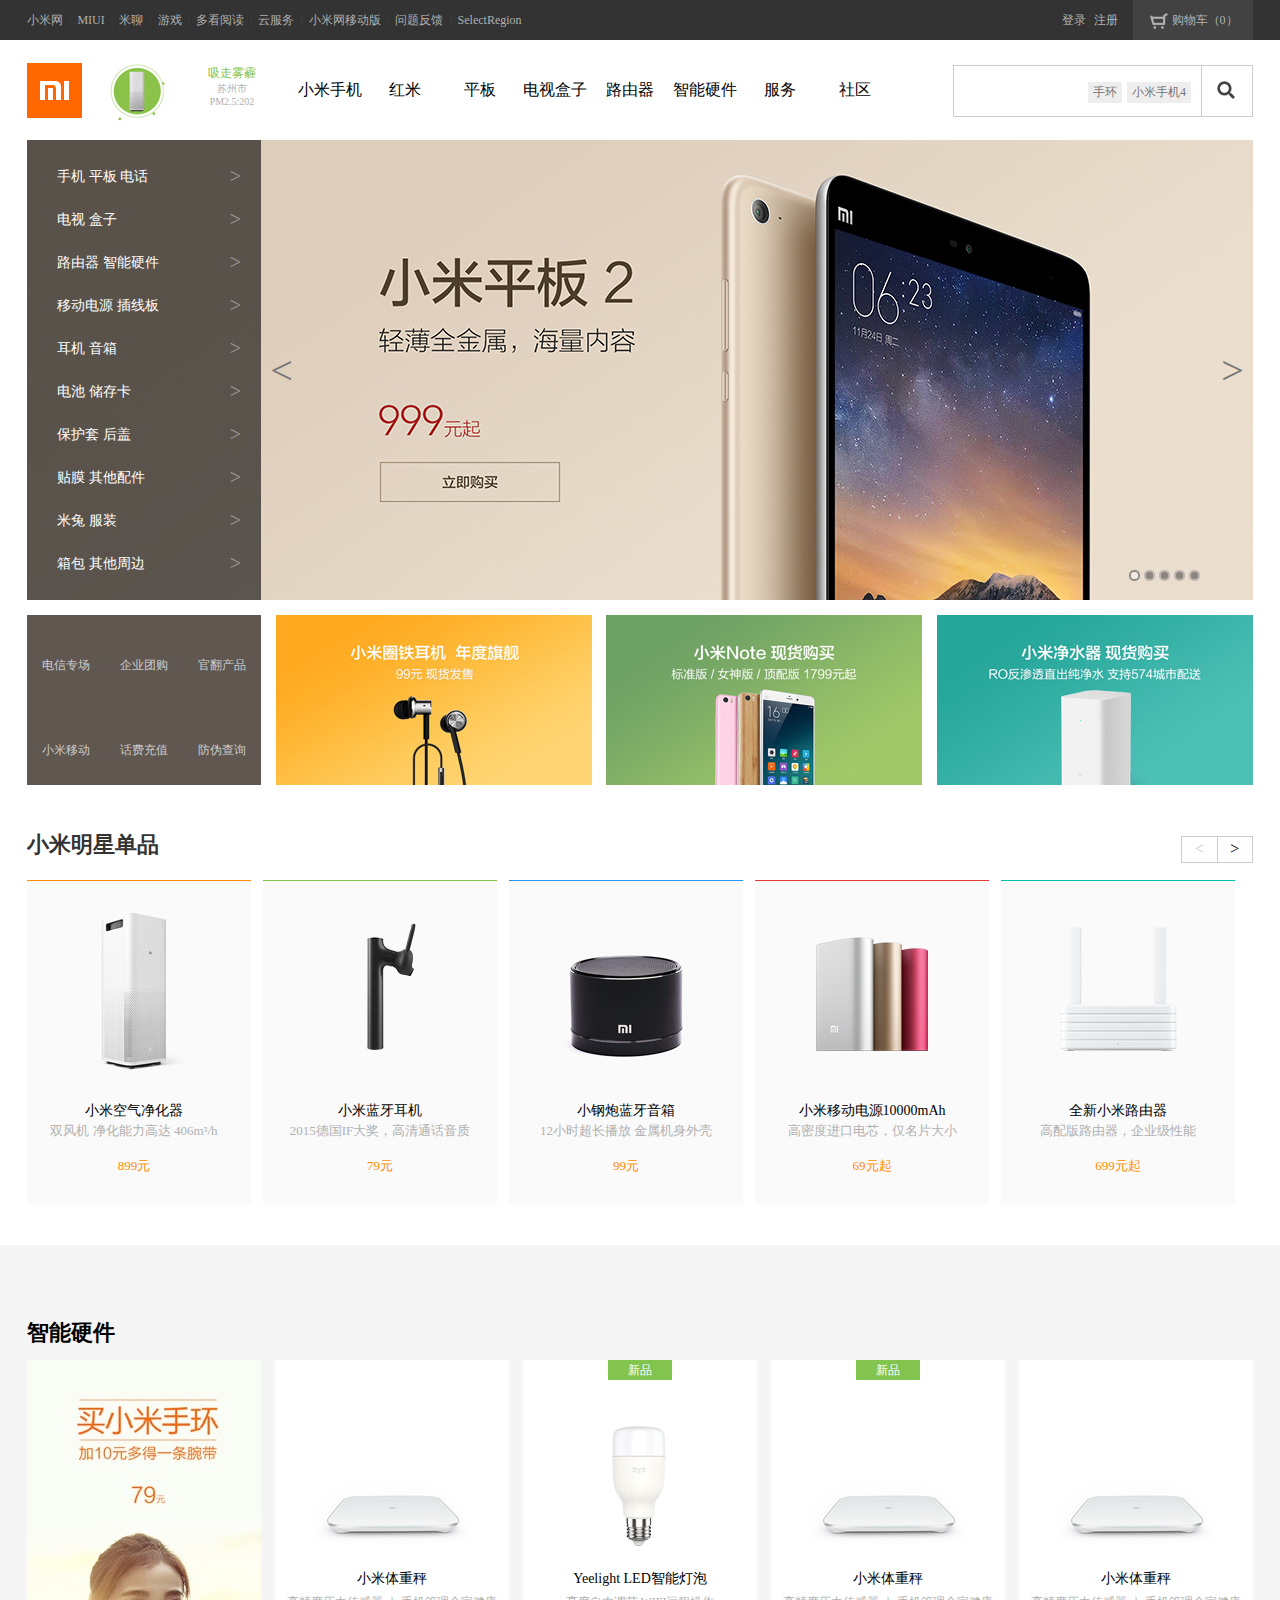
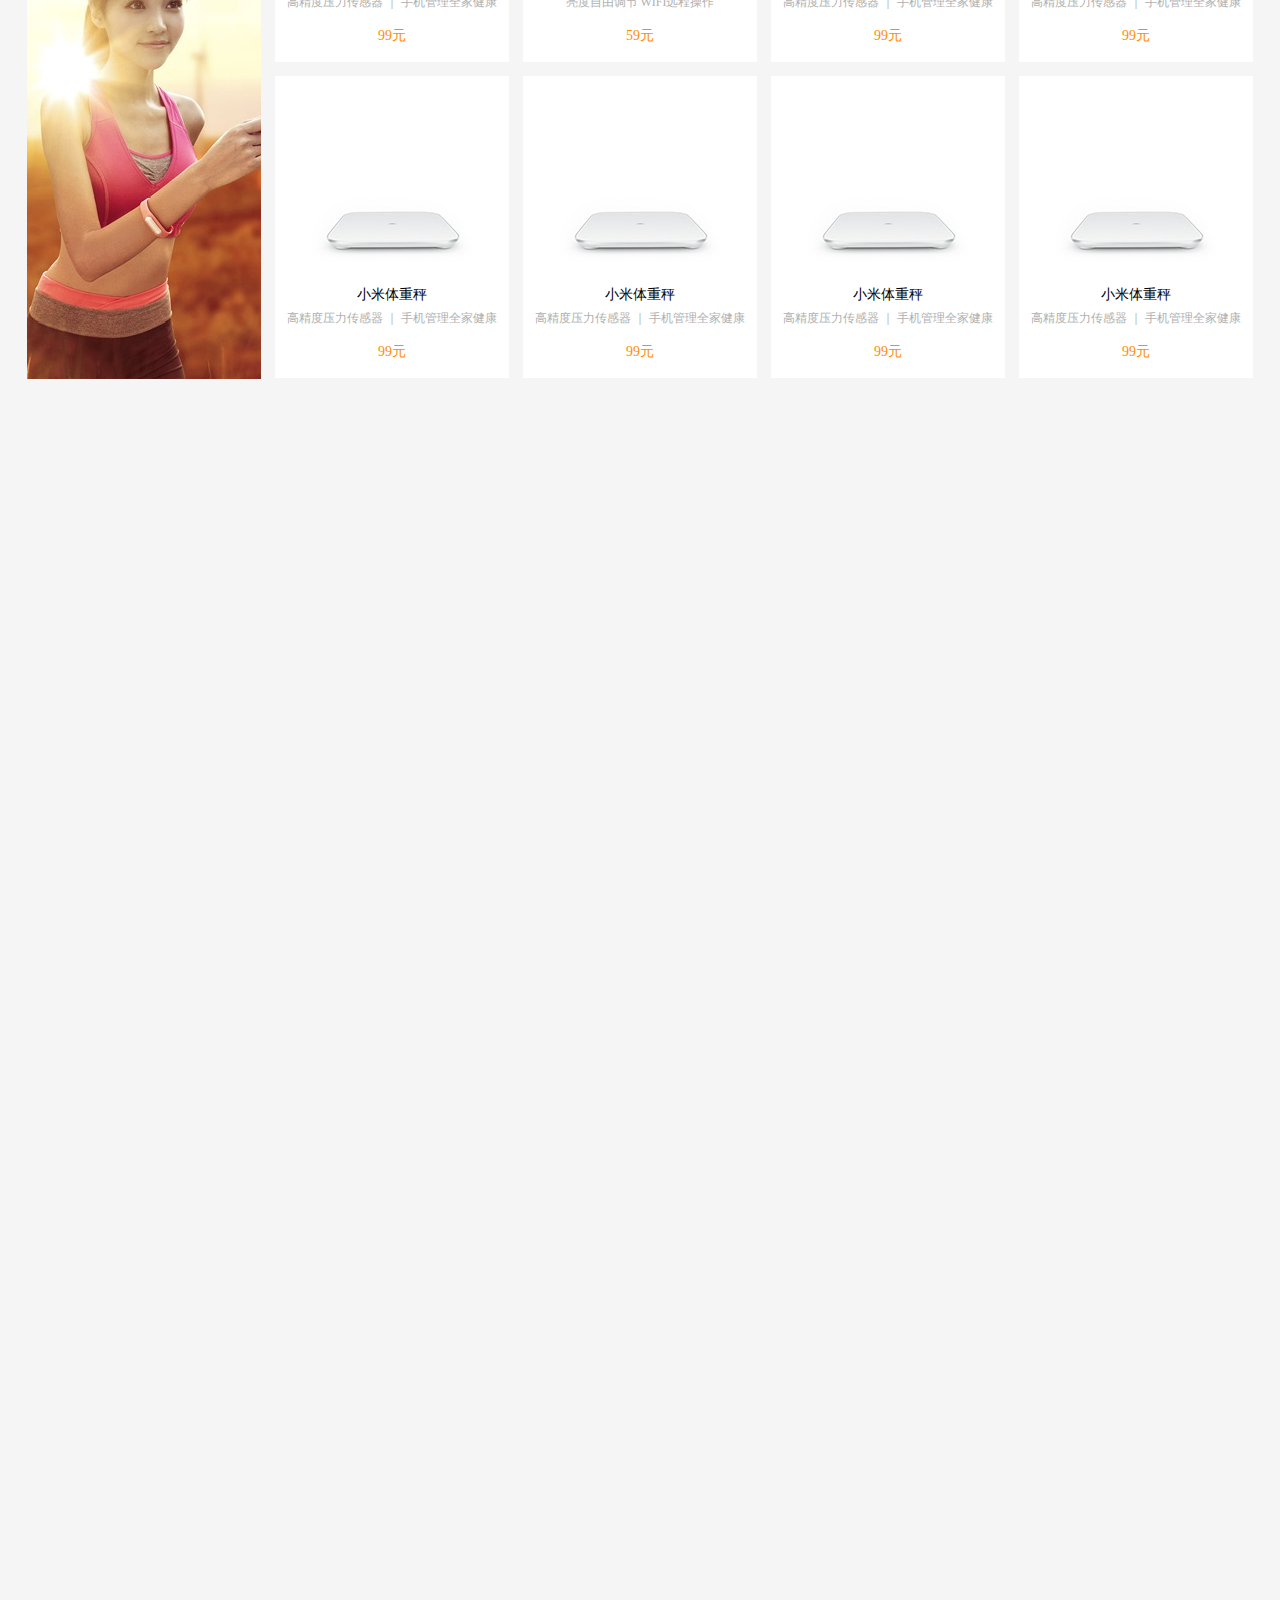
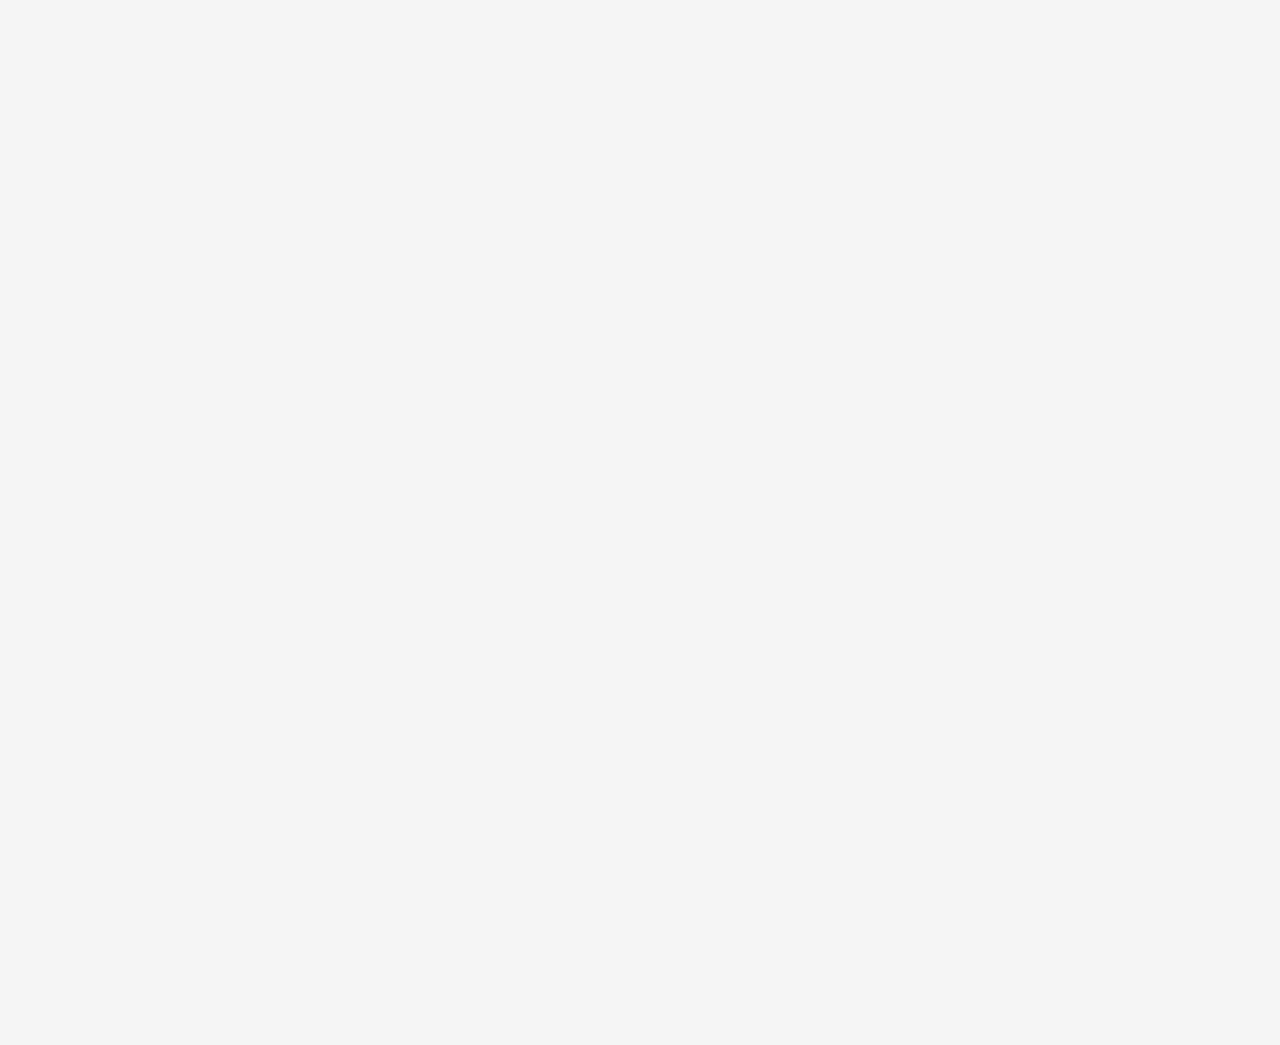
<file: index.html>
<!DOCTYPE html>
<html>
<head lang="en">
    <meta charset="UTF-8">
    <title>小米官网</title>
    <link href="CSS/MyStyle.css" type="text/css" rel="stylesheet">
    <link href="CSS/indexCSS.css" type="text/css" rel="stylesheet">
</head>
<body>
    <div id="top">
        <div id="topContent">
            <a href="#">小米网</a>
            <span>&nbsp;|&nbsp;</span>
            <a href="#">MIUI</a>
            <span>&nbsp;|&nbsp;</span>
            <a href="#">米聊</a>
            <span>&nbsp;|&nbsp;</span>
            <a href="#">游戏</a>
            <span>&nbsp;|&nbsp;</span>
            <a href="#">多看阅读</a>
            <span>&nbsp;|&nbsp;</span>
            <a href="#">云服务</a>
            <span>&nbsp;|&nbsp;</span>
            <a href="#">小米网移动版</a>
            <span>&nbsp;|&nbsp;</span>
            <a href="#">问题反馈</a>
            <span>&nbsp;|&nbsp;</span>
            <a href="#">SelectRegion</a>
            <div id="alertCar">
                <div id="shopCarBox1">
                    <img src="img/shopCart2.png">
                    购物车（0）
                </div>
                <div id="shopCarBox2">
                    购物车中还没有商品，赶紧选购吧！
                </div>
            </div>
            <div id="shopCar">
                <img src="img/shopCart.png">
                购物车（0）
            </div>
            <div id="top-left">
                <span><a href="#">登录</a></span>
                <span>|</span>
                <span><a href="#">注册</a></span>
            </div>
        </div>
    </div>
    <div id="alertNavBG">
        <div id="alertNav-content">
            <div style="display: none" id="alertNav-0" class="alertNav">
                <div>
                    <img src="img/bigPic/01.jpg"><br>
                    <a href="#">小米手机4c</a>
                    <p>1299元起</p>
                </div>
                <span></span>
                <div>
                    <img src="img/bigPic/02.jpg"><br>
                    <a href="#">小米手机4</a>
                    <p>1299元起</p>
                </div>
                <span></span>
                <div>
                    <img src="img/bigPic/03.jpg"><br>
                    <a href="#">小米Note 标准版</a>
                    <p>1799元起</p>
                </div>
                <span></span>
                <div>
                    <img src="img/bigPic/04.jpg"><br>
                    <a href="#">小米Note 顶配版</a>
                    <p>2499元起</p>
                </div>
            </div>
            <div style="display: none" id="alertNav-1" class="alertNav">
                <div>
                    <img src="img/bigPic/05.jpg"><br>
                    <a href="#">小米手机4c</a>
                    <p>1299元起</p>
                </div>
                <span></span>
                <div>
                    <img src="img/bigPic/06.jpg"><br>
                    <a href="#">小米手机4c</a>
                    <p>1299元起</p>
                </div>
                <span></span>
                <div>
                    <img src="img/bigPic/07.jpg"><br>
                    <a href="#">小米手机4c</a>
                    <p>1299元起</p>
                </div>
                <span></span>
                <div>
                    <img src="img/bigPic/08.jpg"><br>
                    <a href="#">小米手机4c</a>
                    <p>1299元起</p>
                </div>
                <span></span>
                <div>
                    <img src="img/bigPic/09.jpg"><br>
                    <a href="#">小米手机4c</a>
                    <p>1299元起</p>
                </div>
            </div>
            <div style="display: none" id="alertNav-2" class="alertNav">
                <div>
                    <img src="img/bigPic/010.jpg"><br>
                    <a href="#">小米手机4c</a>
                    <p>1299元起</p>
                </div>
                <span></span>
                <div>
                    <img src="img/bigPic/011.jpg"><br>
                    <a href="#">小米手机4c</a>
                    <p>1299元起</p>
                </div>
                <span></span>
                <div>
                    <img src="img/bigPic/012.jpg"><br>
                    <a href="#">小米手机4c</a>
                    <p>1299元起</p>
                </div>
            </div>
            <div style="display: none" id="alertNav-3"class="alertNav">
                <div>
                    <img src="img/bigPic/013.jpg"><br>
                    <a href="#">小米手机4c</a>
                    <p>1299元起</p>
                </div>
                <span></span>
                <div>
                    <img src="img/bigPic/014.jpg"><br>
                    <a href="#">小米手机4c</a>
                    <p>1299元起</p>
                </div>
                <span></span>
                <div>
                    <img src="img/bigPic/015.jpg"><br>
                    <a href="#">小米手机4c</a>
                    <p>1299元起</p>
                </div>
                <span></span>
                <div>
                    <img src="img/bigPic/016.jpg"><br>
                    <a href="#">小米手机4c</a>
                    <p>1299元起</p>
                </div>
                <span></span>
                <div>
                    <img src="img/bigPic/017.png"><br>
                    <a href="#">小米手机4c</a>
                    <p>1299元起</p>
                </div>
                <span></span>
                <div>
                    <img src="img/bigPic/018.png"><br>
                    <a href="#">小米手机4c</a>
                    <p>1299元起</p>
                </div>
            </div>
            <div style="display: none" id="alertNav-4"class="alertNav">
                <div>
                    <img src="img/bigPic/019.jpg"><br>
                    <a href="#">小米手机4c</a>
                    <p>1299元起</p>
                </div>
                <span></span>
                <div>
                    <img src="img/bigPic/020.jpg"><br>
                    <a href="#">小米手机4c</a>
                    <p>1299元起</p>
                </div>
                <span></span>
                <div>
                    <img src="img/bigPic/021.jpg"><br>
                    <a href="#">小米手机4c</a>
                    <p>1299元起</p>
                </div>
                <span></span>
                <div>
                    <img src="img/bigPic/022.jpg"><br>
                    <a href="#">小米手机4c</a>
                    <p>1299元起</p>
                </div>
            </div>
            <div style="display: none" id="alertNav-5"class="alertNav">
                <div>
                    <img src="img/bigPic/023.jpg"><br>
                    <a href="#">小米手机4c</a>
                    <p>1299元起</p>
                </div>
                <span></span>
                <div>
                    <img src="img/bigPic/024.jpg"><br>
                    <a href="#">小米手机4c</a>
                    <p>1299元起</p>
                </div>
                <span></span>
                <div>
                    <img src="img/bigPic/025.jpg"><br>
                    <a href="#">小米手机4c</a>
                    <p>1299元起</p>
                </div>
                <span></span>
                <div>
                    <img src="img/bigPic/026.jpg"><br>
                    <a href="#">小米手机4c</a>
                    <p>1299元起</p>
                </div>
                <span></span>
                <div>
                    <img src="img/bigPic/027.jpg"><br>
                    <a href="#">小米手机4c</a>
                    <p>1299元起</p>
                </div>
                <span></span>
                <div>
                    <img src="img/bigPic/028.jpg"><br>
                    <a href="#">小米手机4c</a>
                    <p>1299元起</p>
                </div>
            </div>
        </div>

    </div>
    <div id="content">
        <div id="C-top">
            <img src="img/logo.png" id="logo">
            <div id="air">
                <img src="img/airlogo2015111304.gif">
                <div>
                    <span>吸走雾霾</span>
                    <p>苏州市</p>
                    <p>PM2.5:202</p>
                </div>
            </div>
            <div id="nav">
                <ul>
                    <li><a href="#">小米手机</a></li>
                    <li><a href="#">红米</a></li>
                    <li><a href="#">平板</a></li>
                    <li><a href="#">电视盒子</a></li>
                    <li><a href="#">路由器</a></li>
                    <li><a href="#">智能硬件</a></li>
                    <li><a href="#">服务</a></li>
                    <li><a href="#">社区</a></li>
                </ul>
            </div>

            <div id="search">
                <input id="searchInput">
                <img id="searchIcon" src="img/search.jpg">
                <a href="#" id="searchAD1">手环</a>
                <a href="#" id="searchAD2">小米手机4</a>
            </div>
        </div>
        <div id="bigScreen">
            <div id="front">&gt;</div>
            <div id="back">&lt;</div>
            <img src="img/banner/1.jpg">
            <img style="opacity: 0" src="img/banner/2.jpg">
            <img style="opacity: 0" src="img/banner/3.jpg">
            <img style="opacity: 0" src="img/banner/4.jpg">
            <img style="opacity: 0" src="img/banner/5.jpg">
            <ul>
                <li></li>
                <li></li>
                <li></li>
                <li></li>
                <li></li>
            </ul>
            <nav>
                <div></div>
                <ul id="pastNav">
                    <li id="test"><a href="#">手机&nbsp;平板&nbsp;电话</a><span>&gt;</span></li>
                    <li><a href="#">电视&nbsp;盒子</a><span>&gt;</span></li>
                    <li><a href="#">路由器&nbsp;智能硬件</a><span>&gt;</span></li>
                    <li><a href="#">移动电源&nbsp;插线板</a><span>&gt;</span></li>
                    <li><a href="#">耳机&nbsp;音箱</a><span>&gt;</span></li>
                    <li><a href="#">电池&nbsp;储存卡</a><span>&gt;</span></li>
                    <li><a href="#">保护套&nbsp;后盖</a><span>&gt;</span></li>
                    <li><a href="#">贴膜&nbsp;其他配件</a><span>&gt;</span></li>
                    <li><a href="#">米兔&nbsp;服装</a><span>&gt;</span></li>
                    <li><a href="#">箱包&nbsp;其他周边</a><span>&gt;</span></li>
                </ul>
            </nav>
            <div id="navGoods-0" class="navGoods" style="display: none">
                <div class="navGoodsColumn">
                    <div>
                        <img src="img/smallPic/1.jpg"><a href="#">小米Note</a>
                    </div>
                    <div>
                        <img src="img/smallPic/2.jpg"><a href="#">小米手机4</a>
                    </div>
                    <div>
                        <img src="img/smallPic/3.jpg"><a href="#">小米手机4c</a>
                    </div>
                    <div>
                        <img src="img/smallPic/4.jpg"><a href="#">红米Note3</a>
                    </div>
                    <div>
                        <img src="img/smallPic/5.jpg"><a href="#">红米Note2</a>
                    </div>
                    <div>
                        <img src="img/smallPic/6.jpg"><a href="#">红米Note&nbsp;电信版</a>
                    </div>
                </div>
                <div class="navGoodsColumn">
                    <div>
                        <img src="img/smallPic/1.jpg"><a href="#">小米Note</a>
                    </div>
                    <div>
                        <img src="img/smallPic/2.jpg"><a href="#">小米手机4</a>
                    </div>
                    <div>
                        <img src="img/smallPic/3.jpg"><a href="#">小米手机4c</a>
                    </div>
                    <div>
                        <img src="img/smallPic/4.jpg"><a href="#">红米Note3</a>
                    </div>
                    <div>
                        <img src="img/smallPic/5.jpg"><a href="#">红米Note2</a>
                    </div>
                    <div>
                        <img src="img/smallPic/6.jpg"><a href="#">红米Note&nbsp;电信版</a>
                    </div>
                </div>
                <div class="navGoodsColumn">
                    <div>
                        <img src="img/smallPic/1.jpg"><a href="#">小米Note</a>
                    </div>
                    <div>
                        <img src="img/smallPic/2.jpg"><a href="#">小米手机4</a>
                    </div>
                </div>
            </div>
            <div id="navGoods-1" class="navGoods" style="display: none">
                <div class="navGoodsColumn">
                    <div>
                        <img src="img/smallPic/1.jpg"><a href="#">小米Note</a>
                    </div>
                    <div>
                        <img src="img/smallPic/2.jpg"><a href="#">小米手机4</a>
                    </div>
                    <div>
                        <img src="img/smallPic/3.jpg"><a href="#">小米手机4c</a>
                    </div>
                    <div>
                        <img src="img/smallPic/4.jpg"><a href="#">红米Note3</a>
                    </div>
                    <div>
                        <img src="img/smallPic/5.jpg"><a href="#">红米Note2</a>
                    </div>
                    <div>
                        <img src="img/smallPic/6.jpg"><a href="#">红米Note&nbsp;电信版</a>
                    </div>
                </div>
                <div class="navGoodsColumn">
                    <div>
                        <img src="img/smallPic/1.jpg"><a href="#">小米Note</a>
                    </div>
                    <div>
                        <img src="img/smallPic/2.jpg"><a href="#">小米手机4</a>
                    </div>
                    <div>
                        <img src="img/smallPic/3.jpg"><a href="#">小米手机4c</a>
                    </div>
                    <div>
                        <img src="img/smallPic/4.jpg"><a href="#">红米Note3</a>
                    </div>
                    <div>
                        <img src="img/smallPic/5.jpg"><a href="#">红米Note2</a>
                    </div>
                    <div>
                        <img src="img/smallPic/6.jpg"><a href="#">红米Note&nbsp;电信版</a>
                    </div>
                </div>
            </div>
            <div id="navGoods-2" class="navGoods" style="display: none">
                <div class="navGoodsColumn">
                    <div>
                        <img src="img/smallPic/1.jpg"><a href="#">小米Note</a>
                    </div>
                    <div>
                        <img src="img/smallPic/2.jpg"><a href="#">小米手机4</a>
                    </div>
                    <div>
                        <img src="img/smallPic/3.jpg"><a href="#">小米手机4c</a>
                    </div>
                    <div>
                        <img src="img/smallPic/4.jpg"><a href="#">红米Note3</a>
                    </div>
                    <div>
                        <img src="img/smallPic/5.jpg"><a href="#">红米Note2</a>
                    </div>
                    <div>
                        <img src="img/smallPic/6.jpg"><a href="#">红米Note&nbsp;电信版</a>
                    </div>
                </div>
                <div class="navGoodsColumn">
                    <div>
                        <img src="img/smallPic/1.jpg"><a href="#">小米Note</a>
                    </div>
                    <div>
                        <img src="img/smallPic/2.jpg"><a href="#">小米手机4</a>
                    </div>
                    <div>
                        <img src="img/smallPic/3.jpg"><a href="#">小米手机4c</a>
                    </div>
                    <div>
                        <img src="img/smallPic/4.jpg"><a href="#">红米Note3</a>
                    </div>
                    <div>
                        <img src="img/smallPic/5.jpg"><a href="#">红米Note2</a>
                    </div>
                    <div>
                        <img src="img/smallPic/6.jpg"><a href="#">红米Note&nbsp;电信版</a>
                    </div>
                </div>
                <div class="navGoodsColumn">
                    <div>
                        <img src="img/smallPic/1.jpg"><a href="#">小米Note</a>
                    </div>
                    <div>
                        <img src="img/smallPic/2.jpg"><a href="#">小米手机4</a>
                    </div>
                    <div>
                        <img src="img/smallPic/3.jpg"><a href="#">小米手机4c</a>
                    </div>
                    <div>
                        <img src="img/smallPic/4.jpg"><a href="#">红米Note3</a>
                    </div>
                    <div>
                        <img src="img/smallPic/5.jpg"><a href="#">红米Note2</a>
                    </div>
                    <div>
                        <img src="img/smallPic/6.jpg"><a href="#">红米Note&nbsp;电信版</a>
                    </div>
                </div>
            </div>
            <div id="navGoods-3" class="navGoods" style="display: none">
                <div class="navGoodsColumn"></div>
            </div>
            <div id="navGoods-4" class="navGoods" style="display: none">
                <div class="navGoodsColumn"></div>
                <div class="navGoodsColumn"></div>
            </div>
            <div id="navGoods-5" class="navGoods" style="display: none">
                <div class="navGoodsColumn"></div>
            </div>
            <div id="navGoods-6" class="navGoods" style="display: none">
                <div class="navGoodsColumn"></div>
            </div>
            <div id="navGoods-7" class="navGoods" style="display: none">
                <div class="navGoodsColumn"></div>
            </div>
            <div id="navGoods-8" class="navGoods" style="display: none">
                <div class="navGoodsColumn"></div>
            </div>
            <div id="navGoods-9" class="navGoods" style="display: none">
                <div class="navGoodsColumn"></div>
            </div>

        </div>
        <div id="topGoods">
            <div id="fun">
                <div>电信专场</div>
                <div>企业团购</div>
                <div>官翻产品</div>
                <div>小米移动</div>
                <div>话费充值</div>
                <div>防伪查询</div>
            </div>
            <img class="goods1" src="img/goods/T1SjWvB5Av1RXrhCrK.jpg">
            <img class="goods1" src="img/goods/T1bLhvBgd_1RXrhCrK.jpg">
            <img class="goods1" src="img/goods/T1lQEgBQAT1RXrhCrK.jpg">
        </div>
        <div id="star">
            <div id="button">
                <a id="button-A" href="javascript: void(0);">&lt;</a>
                <a href="javascript: void(0);">&gt;</a>
            </div>
            <h1>小米明星单品</h1>
            <div id="stars">
                <div class="star s1">
                    <img src="img/star/T1UCV_B4dv1RXrhCrK.jpg">
                    <a>小米手机4</a>
                    工艺和手感超乎想象
                    <p>1299元起</p>
                </div>
                <div class="star s2">
                <img src="img/star/T16IV_BgWT1R4cSCrK.png">
                <a>小米电视2S 48英寸影院版</a>
                    4K无损画质，薄至9.9mm
                <p>3499元</p>
            </div>
                <div class="star s3">
                    <img src="img/star/T1ICCjBTxT1R4cSCrK.png">
                    <a>小米盒子mini版(礼品装)</a>
                    10亿美金影视库，内容新增83%
                    <p>199元</p>
                </div>
                <div class="star s4">
                    <img src="img/star/T1Tvh_BjWT1RXrhCrK.jpg">
                    <a>小米Note 女神版</a>
                    科技与时尚的理想结合
                    <p>1799元起</p>
                </div>
                <div class="star s5">
                    <img src="img/star/T1tsEgB7DT1RXrhCrK.jpg">
                    <a>小米路由器 mini</a>
                    主流双频AC智能路由器
                    <p>129元</p>
                </div>
                <div class="star s1">
                    <img src="img/star/T1B7d_BCCv1RXrhCrK.jpg">
                    <a>小米空气净化器</a>
                    双风机 净化能力高达 406m³/h
                    <p>899元</p>
                </div>
                <div class="star s2">
                    <img src="img/star/T1JnWjBCCT1RXrhCrK.jpg">
                    <a>小米蓝牙耳机</a>
                    2015德国IF大奖，高清通话音质
                    <p>79元</p>
                </div>
                <div class="star s3">
                    <img src="img/star/T1ORL_BsLT1RXrhCrK.jpg">
                    <a>小钢炮蓝牙音箱</a>
                    12小时超长播放 金属机身外壳
                    <p>99元</p>
                </div>
                <div class="star s4">
                    <img src="img/star/T16eEjBKhT1RXrhCrK.jpg">
                    <a>小米移动电源10000mAh</a>
                    高密度进口电芯，仅名片大小
                    <p>69元起</p>
                </div>
                <div class="star s5">
                    <img src="img/star/T1tsEgB7DT1RXrhCrK.jpg">
                    <a>全新小米路由器</a>
                    高配版路由器，企业级性能
                    <p>699元起</p>
                </div>
            </div>

        </div>
        <div id=""></div>
    </div>
    <div id="goods">
        <div id="goods-content">
            <div class="goods-column">
                <h1>智能硬件</h1>
                <div class="goods-10">
                    <div id="goods-long">
                        <div>
                            <img src="img/goods/T12gY_BbJT1RXrhCrK.jpg">
                        </div>
                    </div>
                    <div>
                        <div>
                            <img src="img/goods/T1YoZQByYT1RXrhCrK.jpg"><br>
                            <a href="#">小米体重秤</a>
                            <p>高精度压力传感器 ｜ 手机管理全家健康</p>
                            <span>99元</span>
                        </div>
                    </div>
                    <div>
                        <div>
                            <div class="new">新品</div>
                            <img src="img/goods/T1yaAjBsLT1RXrhCrK.jpg"><br>
                            <a href="#">Yeelight LED智能灯泡</a>
                            <p>亮度自由调节 WIFI远程操作</p>
                            <span>59元</span>
                        </div>
                    </div>
                    <div>
                        <div>
                            <div class="new">新品</div>
                            <img src="img/goods/T1YoZQByYT1RXrhCrK.jpg"><br>
                            <a href="#">小米体重秤</a>
                            <p>高精度压力传感器 ｜ 手机管理全家健康</p>
                            <span>99元</span>
                        </div>
                    </div>
                    <div>
                        <div>
                            <img src="img/goods/T1YoZQByYT1RXrhCrK.jpg"><br>
                            <a href="#">小米体重秤</a>
                            <p>高精度压力传感器 ｜ 手机管理全家健康</p>
                            <span>99元</span>
                        </div>
                    </div>
                    <div>
                        <div>
                            <img src="img/goods/T1YoZQByYT1RXrhCrK.jpg"><br>
                            <a href="#">小米体重秤</a>
                            <p>高精度压力传感器 ｜ 手机管理全家健康</p>
                            <span>99元</span>
                        </div>
                    </div>
                    <div>
                        <div>
                            <img src="img/goods/T1YoZQByYT1RXrhCrK.jpg"><br>
                            <a href="#">小米体重秤</a>
                            <p>高精度压力传感器 ｜ 手机管理全家健康</p>
                            <span>99元</span>
                        </div>
                    </div>
                    <div>
                        <div>
                            <img src="img/goods/T1YoZQByYT1RXrhCrK.jpg"><br>
                            <a href="#">小米体重秤</a>
                            <p>高精度压力传感器 ｜ 手机管理全家健康</p>
                            <span>99元</span>
                        </div>
                    </div>
                    <div>
                        <div>
                            <img src="img/goods/T1YoZQByYT1RXrhCrK.jpg"><br>
                            <a href="#">小米体重秤</a>
                            <p>高精度压力传感器 ｜ 手机管理全家健康</p>
                            <span>99元</span>
                        </div>
                    </div>
                </div>
            </div>
        </div>
    </div>
</body>
<script src="JS/MyJs.js"></script>
<script src="JS/indexJS.js"></script>
</html>
</file>
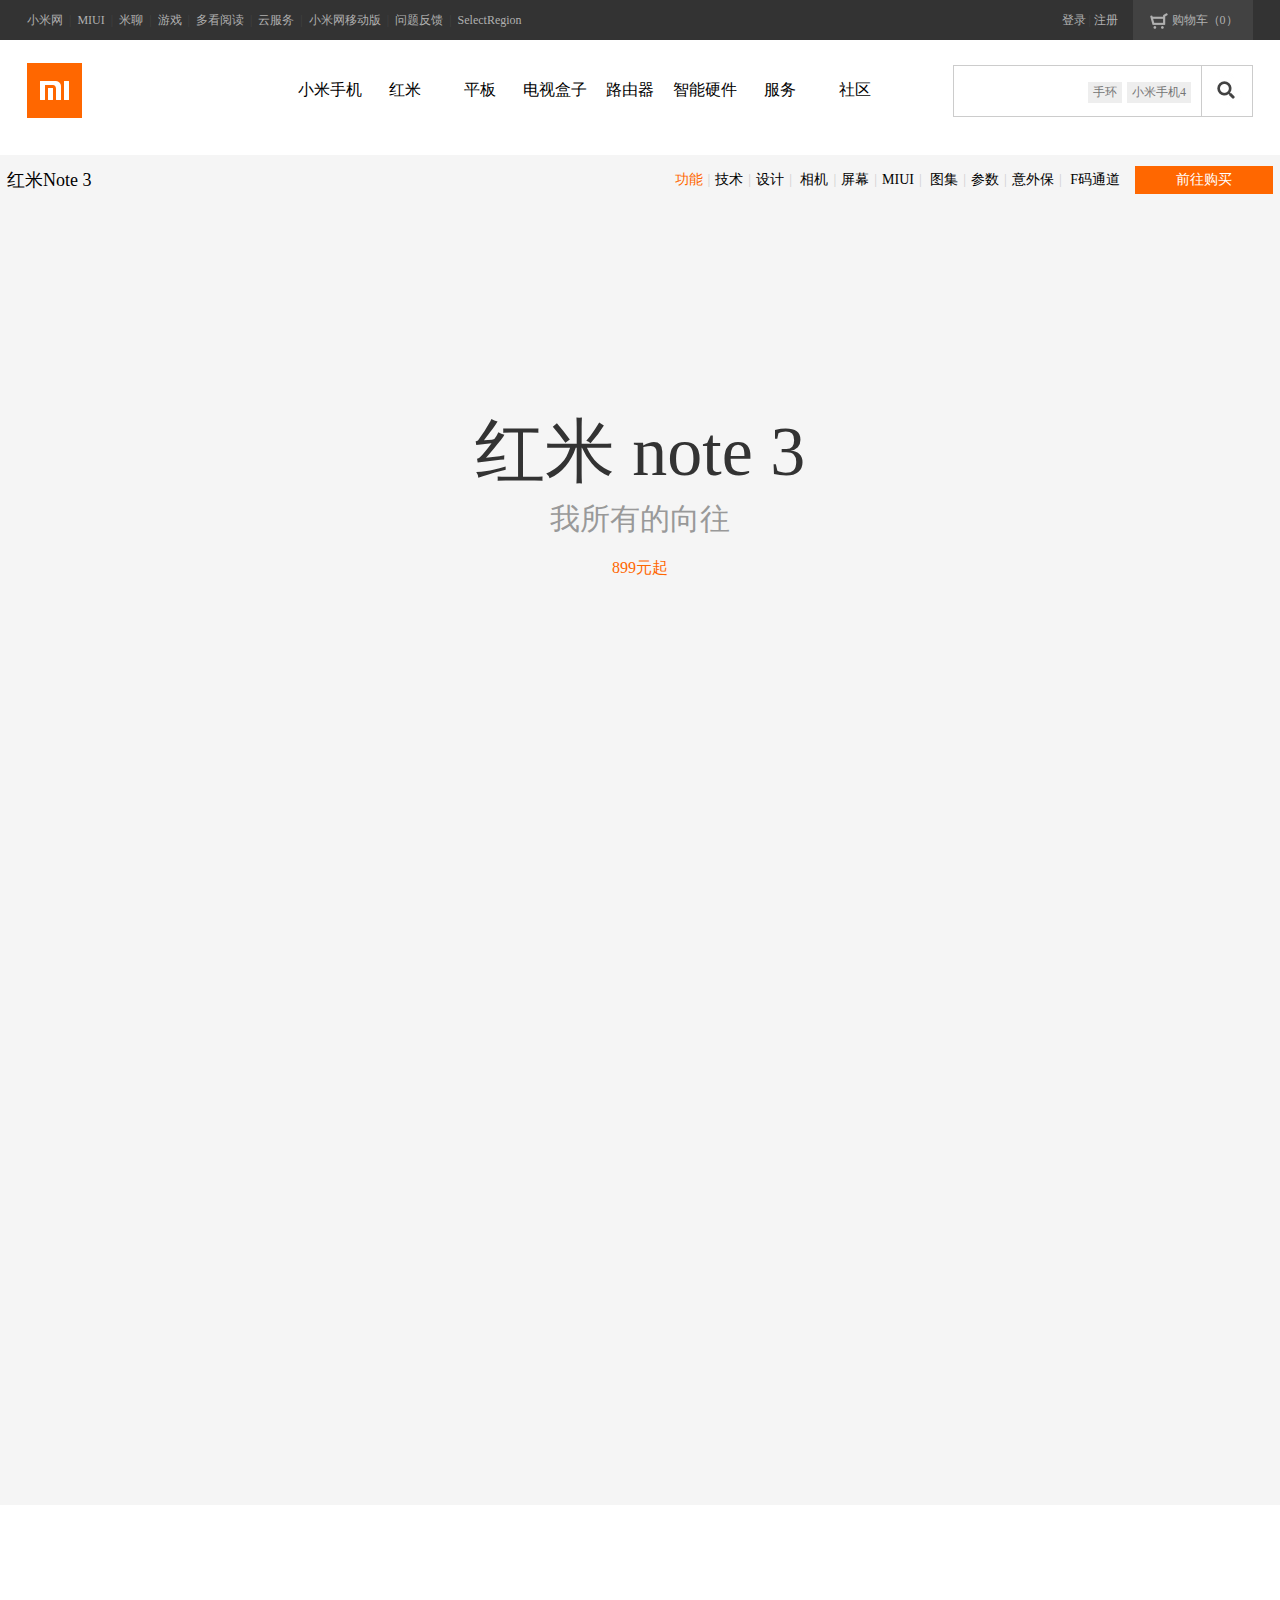
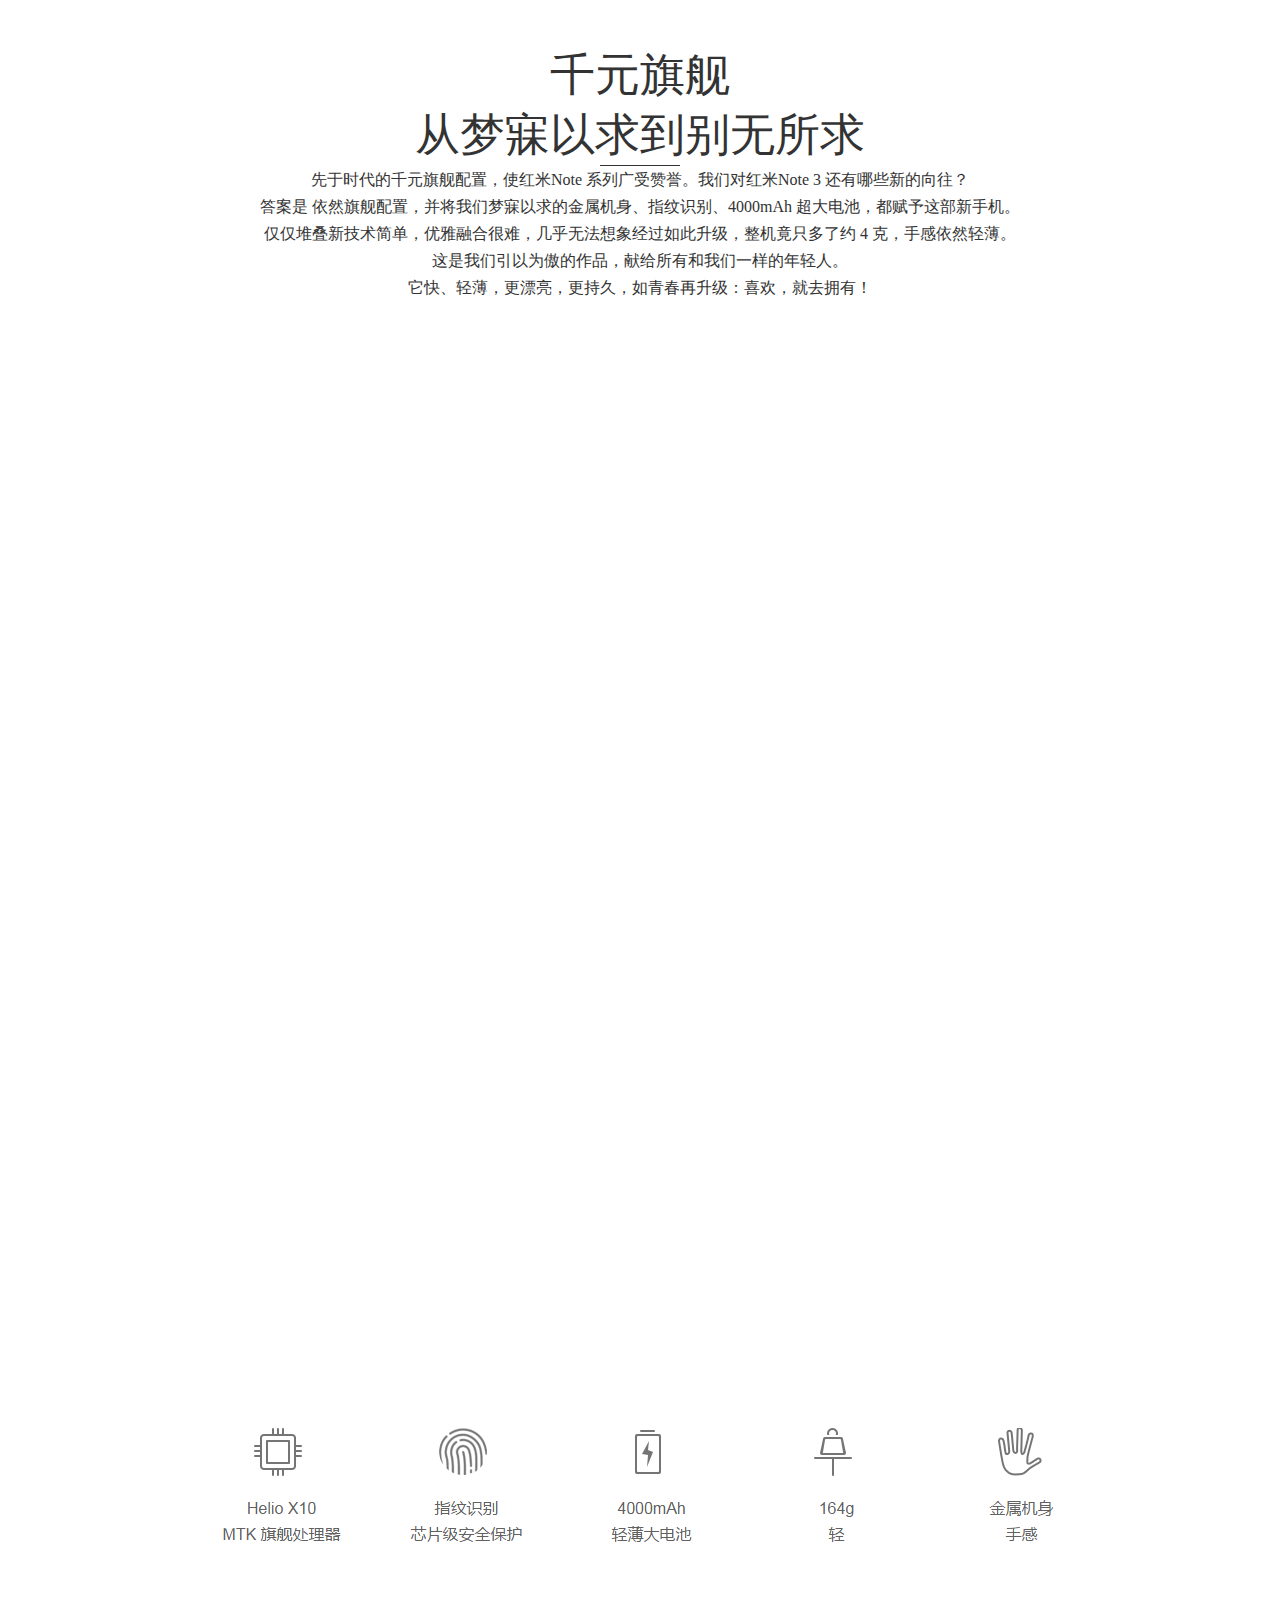
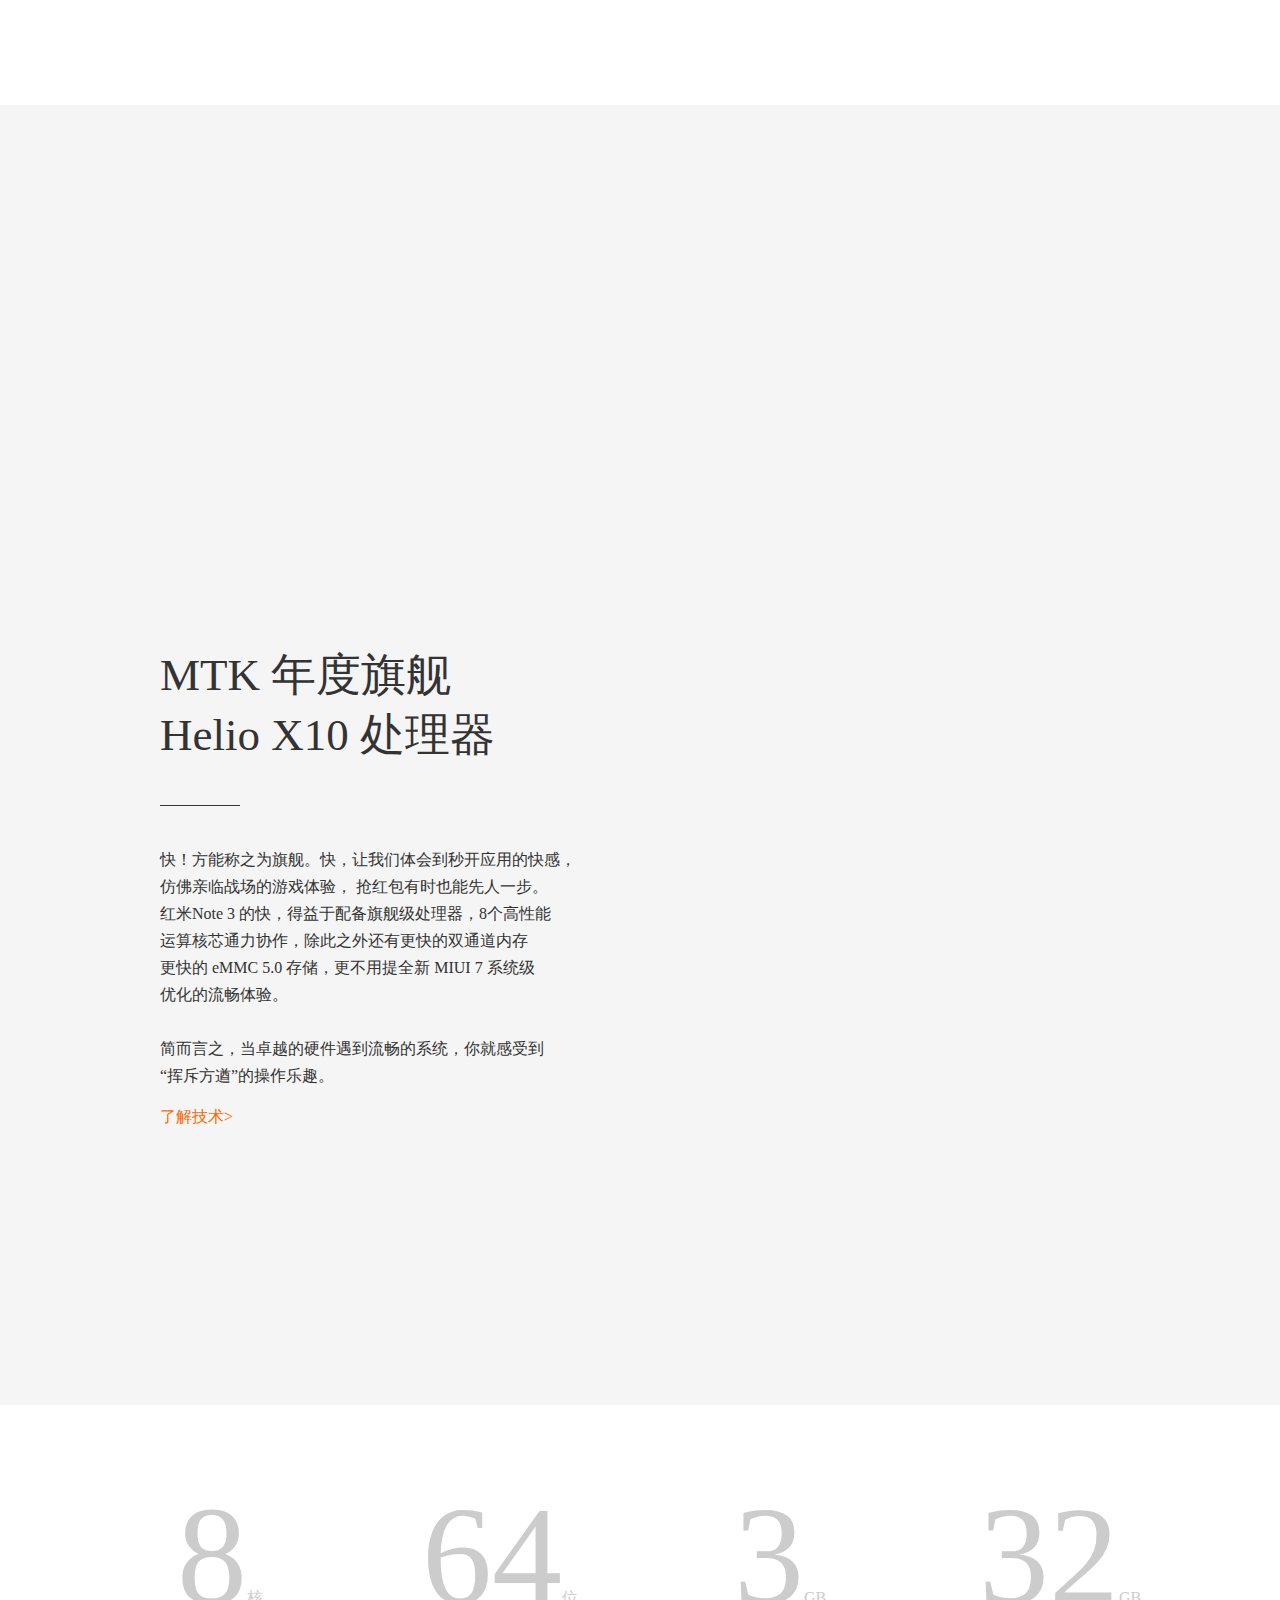
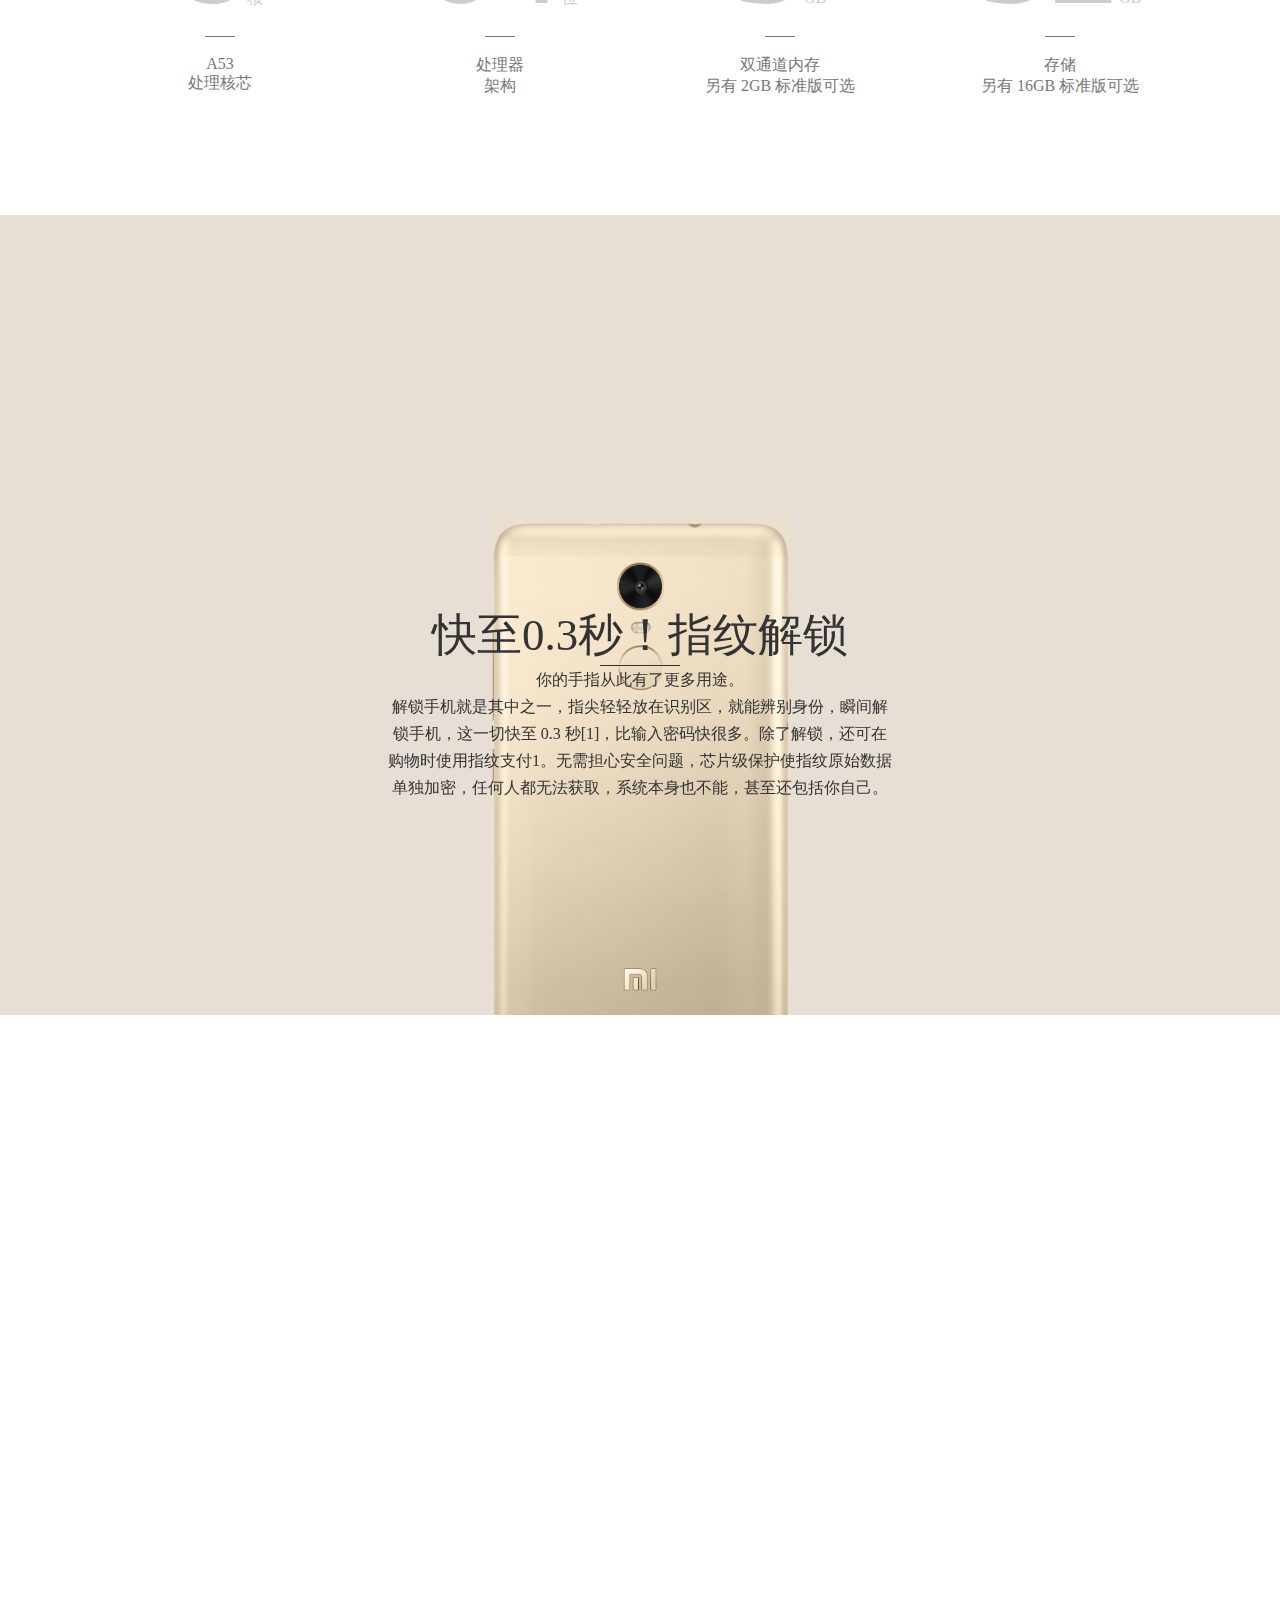
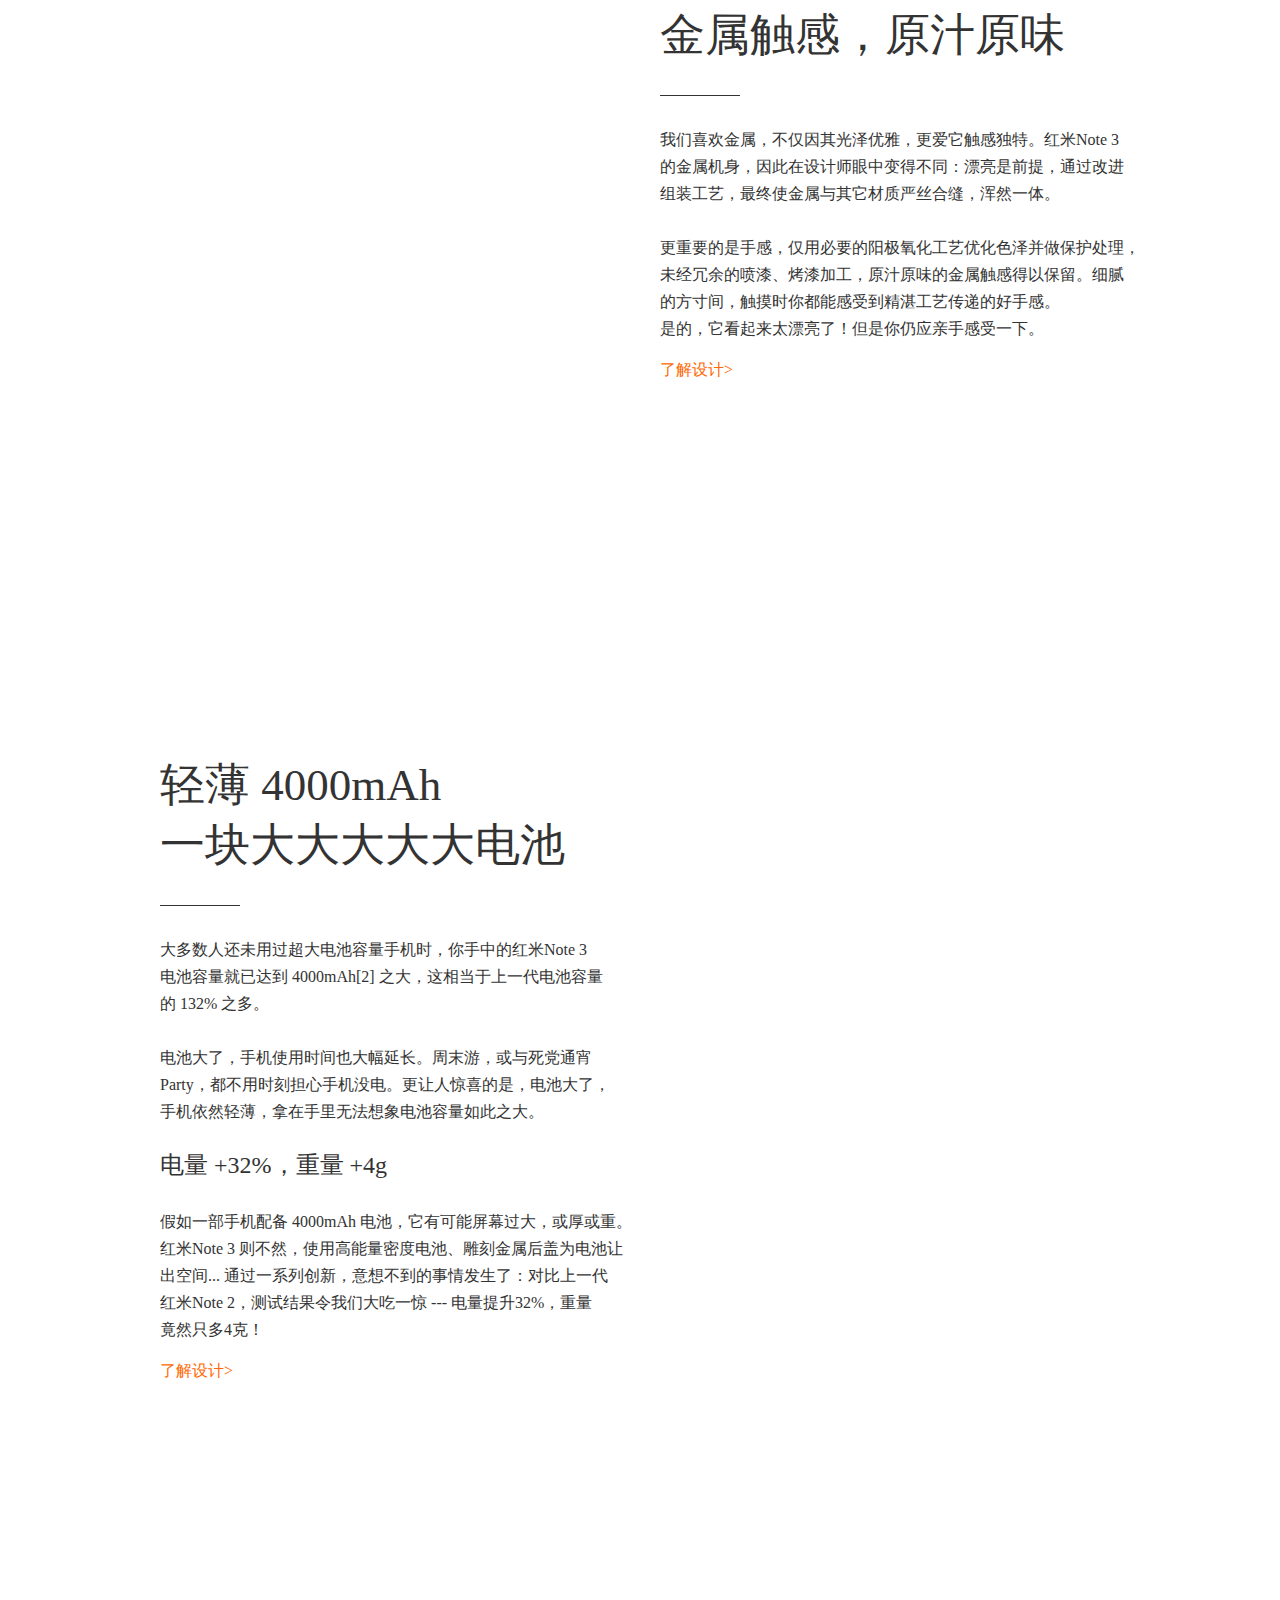
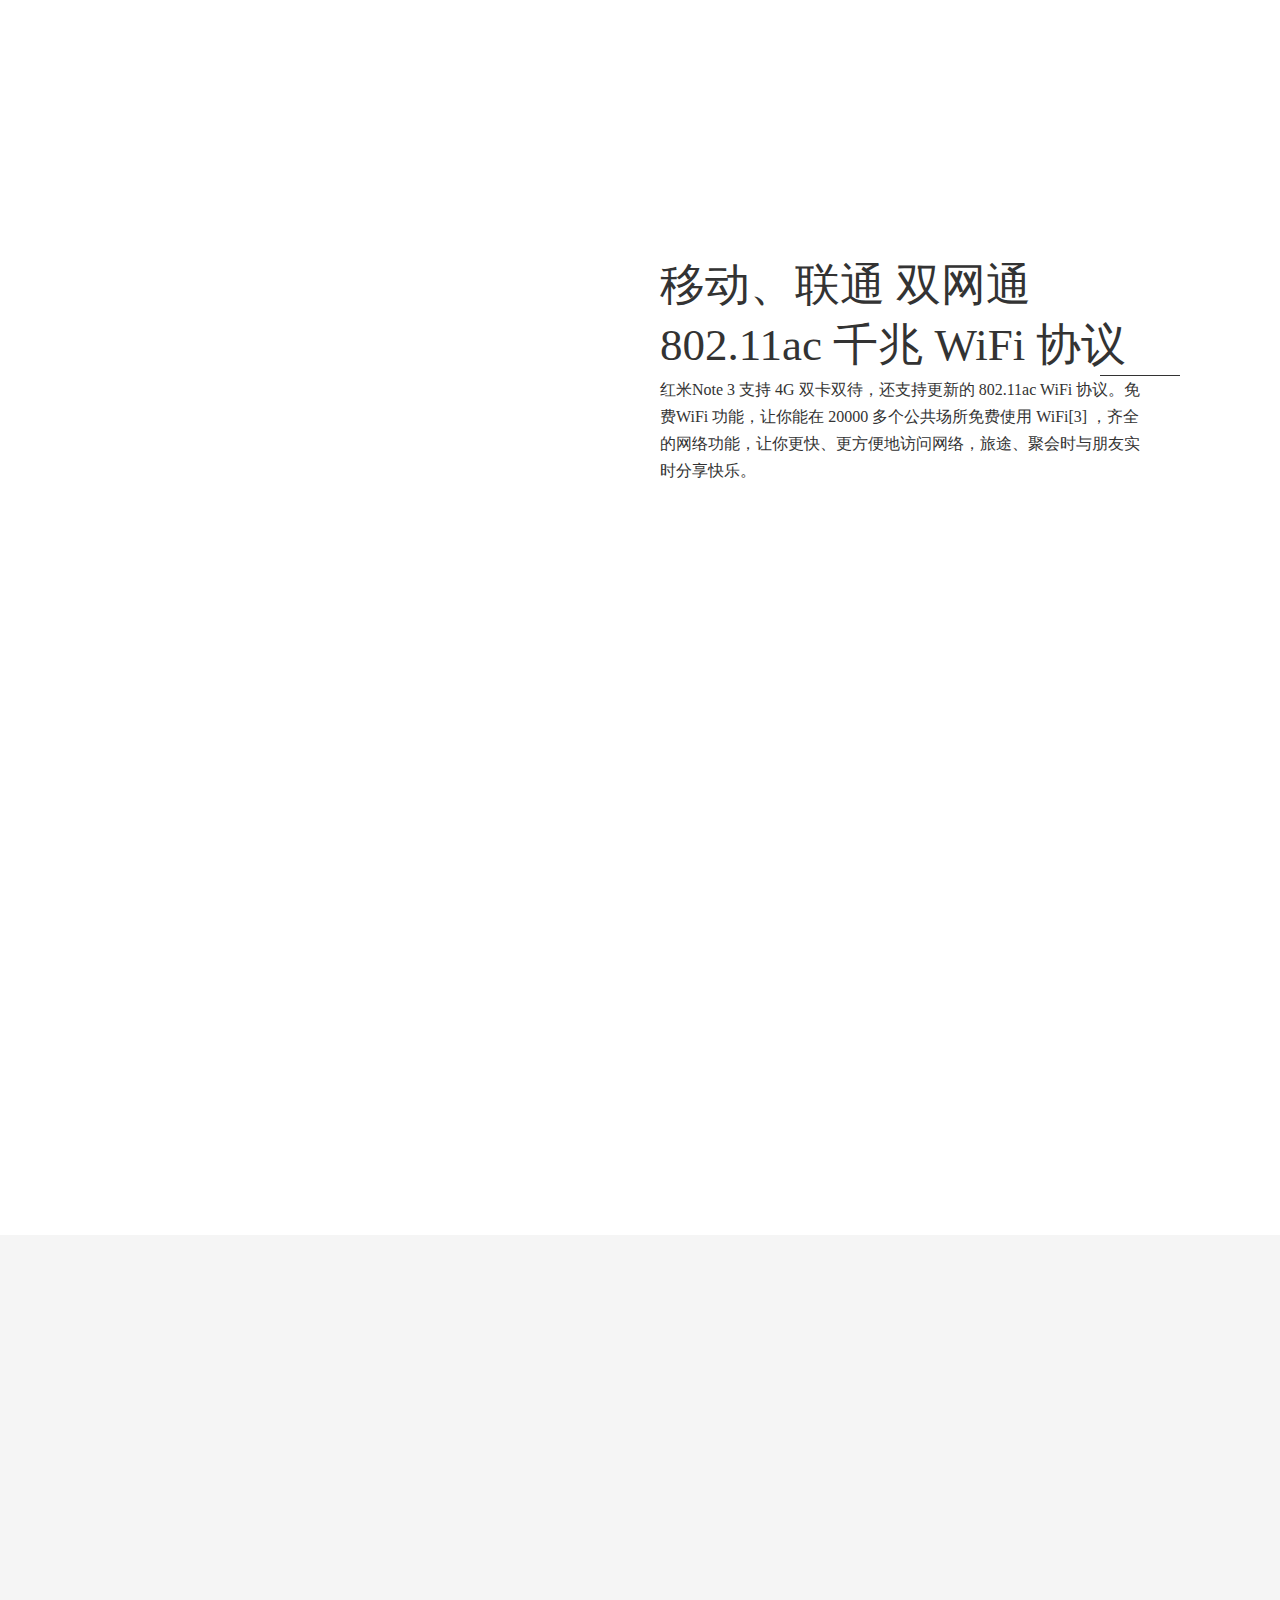
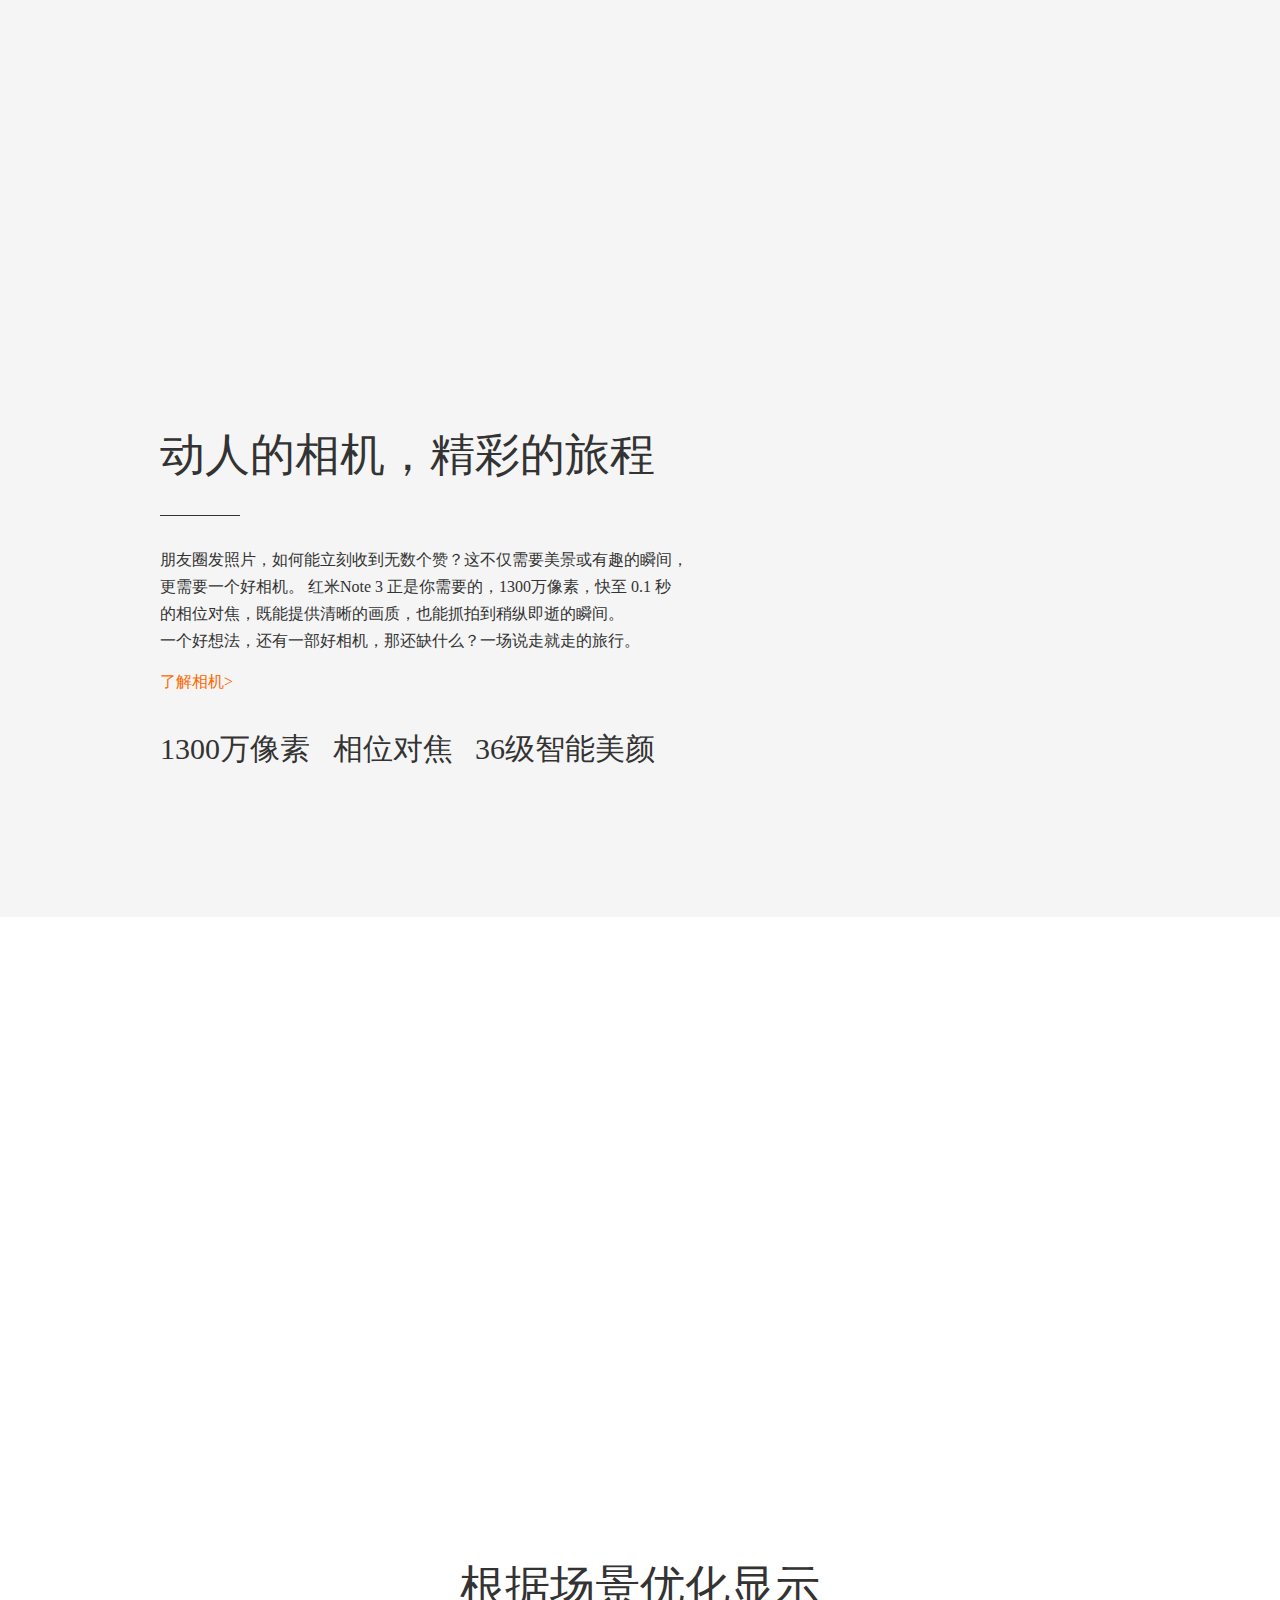
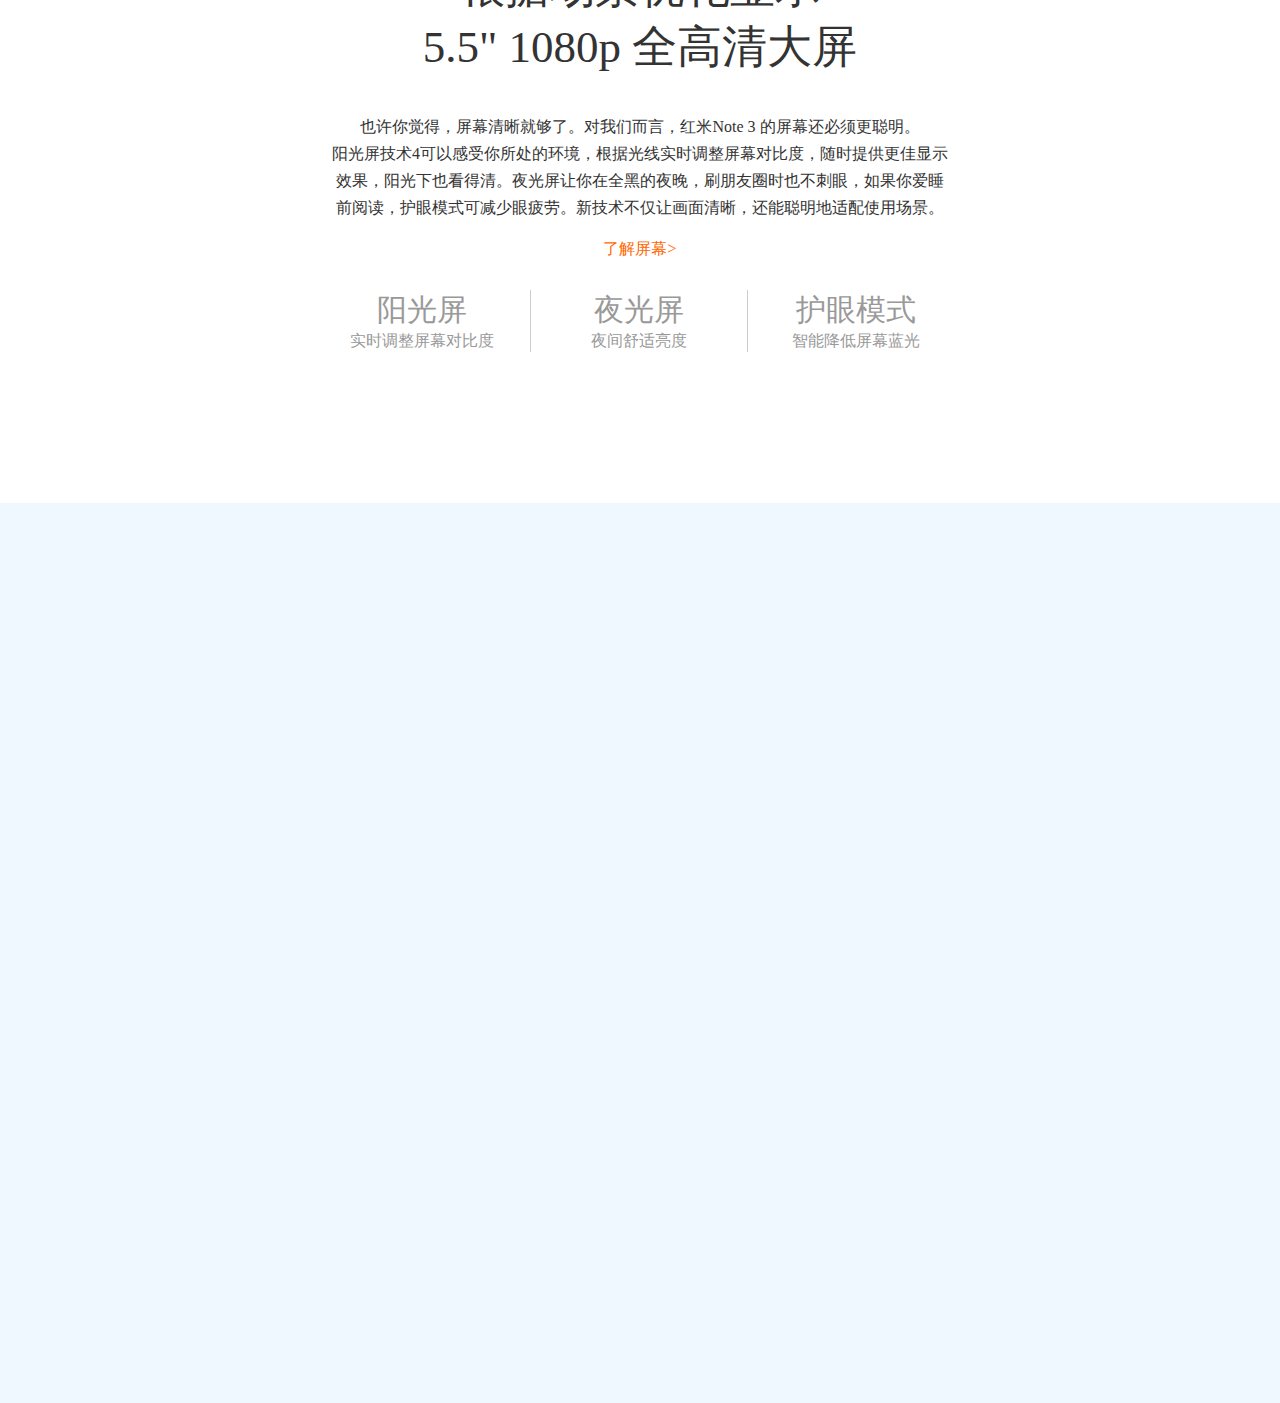
<file: node3.html>
<!DOCTYPE html>
<html>
<head lang="en">
    <meta charset="UTF-8">
    <title></title>
    <link href="CSS/indexCSS.css" type="text/css" rel="stylesheet">
    <link href="CSS/node3.css" type="text/css" rel="stylesheet">
</head>
<body>
    <div style="background-color: white">
    <div id="top">
        <div id="topContent">
            <a href="#">小米网</a>
            <span>&nbsp;|&nbsp;</span>
            <a href="#">MIUI</a>
            <span>&nbsp;|&nbsp;</span>
            <a href="#">米聊</a>
            <span>&nbsp;|&nbsp;</span>
            <a href="#">游戏</a>
            <span>&nbsp;|&nbsp;</span>
            <a href="#">多看阅读</a>
            <span>&nbsp;|&nbsp;</span>
            <a href="#">云服务</a>
            <span>&nbsp;|&nbsp;</span>
            <a href="#">小米网移动版</a>
            <span>&nbsp;|&nbsp;</span>
            <a href="#">问题反馈</a>
            <span>&nbsp;|&nbsp;</span>
            <a href="#">SelectRegion</a>
            <div id="alertCar">
                <div id="shopCarBox1">
                    <img src="img/shopCart2.png">
                    购物车（0）
                </div>
                <div id="shopCarBox2">
                    购物车中还没有商品，赶紧选购吧！
                </div>
            </div>
            <div id="shopCar">
                <img src="img/shopCart.png">
                购物车（0）
            </div>
            <div id="top-left">
                <span><a href="#">登录</a></span>
                <span>|</span>
                <span><a href="#">注册</a></span>
            </div>
        </div>
    </div>
    <div id="alertNavBG">
        <div id="alertNav-content">
            <div style="display: none" id="alertNav-0" class="alertNav">
                <div>
                    <img src="img/bigPic/01.jpg"><br>
                    <a href="#">小米手机4c</a>
                    <p>1299元起</p>
                </div>
                <span></span>
                <div>
                    <img src="img/bigPic/02.jpg"><br>
                    <a href="#">小米手机4</a>
                    <p>1299元起</p>
                </div>
                <span></span>
                <div>
                    <img src="img/bigPic/03.jpg"><br>
                    <a href="#">小米Note 标准版</a>
                    <p>1799元起</p>
                </div>
                <span></span>
                <div>
                    <img src="img/bigPic/04.jpg"><br>
                    <a href="#">小米Note 顶配版</a>
                    <p>2499元起</p>
                </div>
            </div>
            <div style="display: none" id="alertNav-1" class="alertNav">
                <div>
                    <img src="img/bigPic/05.jpg"><br>
                    <a href="#">小米手机4c</a>
                    <p>1299元起</p>
                </div>
                <span></span>
                <div>
                    <img src="img/bigPic/06.jpg"><br>
                    <a href="#">小米手机4c</a>
                    <p>1299元起</p>
                </div>
                <span></span>
                <div>
                    <img src="img/bigPic/07.jpg"><br>
                    <a href="#">小米手机4c</a>
                    <p>1299元起</p>
                </div>
                <span></span>
                <div>
                    <img src="img/bigPic/08.jpg"><br>
                    <a href="#">小米手机4c</a>
                    <p>1299元起</p>
                </div>
                <span></span>
                <div>
                    <img src="img/bigPic/09.jpg"><br>
                    <a href="#">小米手机4c</a>
                    <p>1299元起</p>
                </div>
            </div>
            <div style="display: none" id="alertNav-2" class="alertNav">
                <div>
                    <img src="img/bigPic/010.jpg"><br>
                    <a href="#">小米手机4c</a>
                    <p>1299元起</p>
                </div>
                <span></span>
                <div>
                    <img src="img/bigPic/011.jpg"><br>
                    <a href="#">小米手机4c</a>
                    <p>1299元起</p>
                </div>
                <span></span>
                <div>
                    <img src="img/bigPic/012.jpg"><br>
                    <a href="#">小米手机4c</a>
                    <p>1299元起</p>
                </div>
            </div>
            <div style="display: none" id="alertNav-3"class="alertNav">
                <div>
                    <img src="img/bigPic/013.jpg"><br>
                    <a href="#">小米手机4c</a>
                    <p>1299元起</p>
                </div>
                <span></span>
                <div>
                    <img src="img/bigPic/014.jpg"><br>
                    <a href="#">小米手机4c</a>
                    <p>1299元起</p>
                </div>
                <span></span>
                <div>
                    <img src="img/bigPic/015.jpg"><br>
                    <a href="#">小米手机4c</a>
                    <p>1299元起</p>
                </div>
                <span></span>
                <div>
                    <img src="img/bigPic/016.jpg"><br>
                    <a href="#">小米手机4c</a>
                    <p>1299元起</p>
                </div>
                <span></span>
                <div>
                    <img src="img/bigPic/017.png"><br>
                    <a href="#">小米手机4c</a>
                    <p>1299元起</p>
                </div>
                <span></span>
                <div>
                    <img src="img/bigPic/018.png"><br>
                    <a href="#">小米手机4c</a>
                    <p>1299元起</p>
                </div>
            </div>
            <div style="display: none" id="alertNav-4"class="alertNav">
                <div>
                    <img src="img/bigPic/019.jpg"><br>
                    <a href="#">小米手机4c</a>
                    <p>1299元起</p>
                </div>
                <span></span>
                <div>
                    <img src="img/bigPic/020.jpg"><br>
                    <a href="#">小米手机4c</a>
                    <p>1299元起</p>
                </div>
                <span></span>
                <div>
                    <img src="img/bigPic/021.jpg"><br>
                    <a href="#">小米手机4c</a>
                    <p>1299元起</p>
                </div>
                <span></span>
                <div>
                    <img src="img/bigPic/022.jpg"><br>
                    <a href="#">小米手机4c</a>
                    <p>1299元起</p>
                </div>
            </div>
            <div style="display: none" id="alertNav-5"class="alertNav">
                <div>
                    <img src="img/bigPic/023.jpg"><br>
                    <a href="#">小米手机4c</a>
                    <p>1299元起</p>
                </div>
                <span></span>
                <div>
                    <img src="img/bigPic/024.jpg"><br>
                    <a href="#">小米手机4c</a>
                    <p>1299元起</p>
                </div>
                <span></span>
                <div>
                    <img src="img/bigPic/025.jpg"><br>
                    <a href="#">小米手机4c</a>
                    <p>1299元起</p>
                </div>
                <span></span>
                <div>
                    <img src="img/bigPic/026.jpg"><br>
                    <a href="#">小米手机4c</a>
                    <p>1299元起</p>
                </div>
                <span></span>
                <div>
                    <img src="img/bigPic/027.jpg"><br>
                    <a href="#">小米手机4c</a>
                    <p>1299元起</p>
                </div>
                <span></span>
                <div>
                    <img src="img/bigPic/028.jpg"><br>
                    <a href="#">小米手机4c</a>
                    <p>1299元起</p>
                </div>
            </div>
        </div>

    </div>
    <div id="content">
        <div id="C-top">
            <img src="img/logo.png" id="logo">
            <div id="air">
                <a></a>
            </div>
            <div id="nav">
                <ul>
                    <li><a href="#">小米手机</a></li>
                    <li><a href="#">红米</a></li>
                    <li><a href="#">平板</a></li>
                    <li><a href="#">电视盒子</a></li>
                    <li><a href="#">路由器</a></li>
                    <li><a href="#">智能硬件</a></li>
                    <li><a href="#">服务</a></li>
                    <li><a href="#">社区</a></li>
                </ul>
            </div>

            <div id="search">
                <input id="searchInput">
                <img id="searchIcon" src="img/search.jpg">
                <a href="#" id="searchAD1">手环</a>
                <a href="#" id="searchAD2">小米手机4</a>
            </div>
        </div>
    </div>
</div>
    <div id="node3-nav">
        <div>
            <span><a href="#">红米Note 3</a></span>
            <a href="#">前往购买</a>
            <div>
                <a href="#">功能</a><span>|</span><a href="#">技术</a><span>|</span><a href="#">设计</a><span>|</span>
                <a href="#">相机</a><span>|</span><a href="#">屏幕</a><span>|</span><a href="#">MIUI</a><span>|</span>
                <a href="#">图集</a><span>|</span><a href="#">参数</a><span>|</span><a href="#">意外保</a><span>|</span>
                <a href="#">F码通道</a>
            </div>

        </div>
    </div>
    <div id="fly-box1">
        <canvas id="can1"></canvas>
        <div id="box1-content-1" class="fly-content transition">
            <h1 class="transition">红米&nbsp;note&nbsp;3</h1>
            <span>我所有的向往</span><br/><br/>
            <a href="#">899元起</a>
        </div>
        <img src="img/note3/box1-1.jpg" style="display: none"/>
        <img src="img/note3/box1-2.png" style="display: none"/>
        <img src="img/note3/box1-3.png" style="display: none"/>
        <img src="img/note3/box1-4.png" style="display: none"/>
        <img src="img/note3/box1-5.png" style="display: none"/>
    </div>
    <div id="fly-box2">
        <canvas id="can2"></canvas>
        <div id="box1-content" class="fly-content transition">
            <h2 class="transition">千元旗舰<br>从梦寐以求到别无所求</h2>
            <div class="transition"></div>
            <p class="transition"> 先于时代的千元旗舰配置，使红米Note 系列广受赞誉。我们对红米Note 3 还有哪些新的向往？<br>
                答案是 依然旗舰配置，并将我们梦寐以求的金属机身、指纹识别、4000mAh 超大电池，都赋予这部新手机。<br>
                仅仅堆叠新技术简单，优雅融合很难，几乎无法想象经过如此升级，整机竟只多了约 4 克，手感依然轻薄。<br>
                这是我们引以为傲的作品，献给所有和我们一样的年轻人。<br>
                它快、轻薄，更漂亮，更持久，如青春再升级：喜欢，就去拥有！
            </p>

        </div>
        <div class="fly-content-2">
            <img src="img/note3/box2.png">
        </div>

        <img src="img/note3/sm-53.jpg" style="display: none">
        <img src="img/note3/sm-54-1.png"style="display: none">


    </div>
    <div id="fly-box3">
        <div>
            <div id="box3-content"class="fly-content transition">
                <h2 class="transition">MTK 年度旗舰<br>
                    Helio X10 处理器</h2>
                <div id="box3-line"></div>
                <p class="transition"> 快！方能称之为旗舰。快，让我们体会到秒开应用的快感，<br>
                    仿佛亲临战场的游戏体验， 抢红包有时也能先人一步。<br>
                    红米Note 3 的快，得益于配备旗舰级处理器，8个高性能<br>
                    运算核芯通力协作，除此之外还有更快的双通道内存<br>
                    更快的 eMMC 5.0 存储，更不用提全新 MIUI 7 系统级<br>
                    优化的流畅体验。<br>
                    <br>
                    简而言之，当卓越的硬件遇到流畅的系统，你就感受到<br>
                    “挥斥方遒”的操作乐趣。<br>
                </p>
                <br>
                <a href="#" class="transition">了解技术></a>
            </div>
        </div>
        <canvas id="can3" style="margin-top: -40px"></canvas>
        <img src="img/note3/box3Top.png" style="display: none">
        <img src="img/note3/box3Bottom.jpg" style="display: none">
    </div>
    <div id="note3-num">
        <div>
            <div>
                <h1>8</h1><span>核</span>
                <div></div>
                <br/>
                <p>A53 <br/>
                    处理核芯</p>
            </div>
            <div>
                <h1>64</h1><span>位</span>
                <div></div>
                <br/>
                <p>处理器 <br/>
                    架构</p>
            </div>
            <div>
                <h1>3</h1><span>GB</span>
                <div></div>
                <br/>
                <p>双通道内存<br/>
                    另有 2GB 标准版可选</p>
            </div>
            <div>
                <h1>32</h1><span>GB</span>
                <div></div>
                <br/>
                <p>存储 <br/>
                    另有 16GB 标准版可选</p>
            </div>
        </div>
    </div>
    <div id="fly-box4">
        <div id="box4-content"class="fly-content transition">
            <h2 class="transition">快至0.3秒！指纹解锁<br></h2>
            <div id="box4-line"></div>
            <p class="transition"> 你的手指从此有了更多用途。<br>
                解锁手机就是其中之一，指尖轻轻放在识别区，就能辨别身份，瞬间解<br>
                锁手机，这一切快至 0.3 秒[1]，比输入密码快很多。除了解锁，还可在<br>
                购物时使用指纹支付1。无需担心安全问题，芯片级保护使指纹原始数据<br>
                单独加密，任何人都无法获取，系统本身也不能，甚至还包括你自己。<br>
            </p>
        </div>
        <img src="img/note3/box4.jpg" style="display: none">
        <canvas id="can4"></canvas>
    </div>
    <div id="fly-box5">
        <canvas id="can5" style="position: absolute"></canvas>
        <div>
            <div id="box5-content-1"class="fly-content transition">
                <h2 class="transition">金属触感，原汁原味<br></h2>
                <div id="box5-line-1"></div>
                <p class="transition">
                    我们喜欢金属，不仅因其光泽优雅，更爱它触感独特。红米Note 3<br>
                    的金属机身，因此在设计师眼中变得不同：漂亮是前提，通过改进<br>
                    组装工艺，最终使金属与其它材质严丝合缝，浑然一体。<br>
                    <br>
                    更重要的是手感，仅用必要的阳极氧化工艺优化色泽并做保护处理，<br>
                    未经冗余的喷漆、烤漆加工，原汁原味的金属触感得以保留。细腻<br>
                    的方寸间，触摸时你都能感受到精湛工艺传递的好手感。<br>
                    是的，它看起来太漂亮了！但是你仍应亲手感受一下。<br>
                </p>
                <br>
                <a href="#">了解设计></a>
            </div>
            <div id="box5-content-2"class="fly-content transition">
                <h2 class="transition">轻薄 4000mAh<br>一块大大大大大电池</h2>
                <div id="box5-line-2"></div>
                <p class="transition">
                    大多数人还未用过超大电池容量手机时，你手中的红米Note 3<br>
                    电池容量就已达到 4000mAh[2] 之大，这相当于上一代电池容量<br>
                    的 132% 之多。<br>
                    <br>
                    电池大了，手机使用时间也大幅延长。周末游，或与死党通宵 <br>
                    Party，都不用时刻担心手机没电。更让人惊喜的是，电池大了，<br>
                    手机依然轻薄，拿在手里无法想象电池容量如此之大。<br>
                    <br>
                    <span>电量 +32%，重量 +4g</span>
                    <br><br>
                    假如一部手机配备 4000mAh 电池，它有可能屏幕过大，或厚或重。<br>
                    红米Note 3 则不然，使用高能量密度电池、雕刻金属后盖为电池让<br>
                    出空间... 通过一系列创新，意想不到的事情发生了：对比上一代<br>
                    红米Note 2，测试结果令我们大吃一惊 --- 电量提升32%，重量<br>
                    竟然只多4克！
                </p>
                <br>
                <a href="#">了解设计></a>
            </div>
            <div id="box5-content-3"class="fly-content transition">
                <h2 class="transition">移动、联通 双网通<br>802.11ac 千兆 WiFi 协议</h2>
                <div id="box5-line-3"></div>
                <p class="transition">
                    红米Note 3 支持 4G 双卡双待，还支持更新的 802.11ac WiFi 协议。免<br>
                    费WiFi 功能，让你能在 20000 多个公共场所免费使用 WiFi[3] ，齐全<br>
                    的网络功能，让你更快、更方便地访问网络，旅途、聚会时与朋友实<br>
                    时分享快乐。
                </p>
                <br>
            </div>
        </div>
        <img src="img/note3/box5-1.png" style="display: none;">
        <img src="img/note3/box5-2.png" style="display: none;">
        <img src="img/note3/box5-3.png" style="display: none;">
        <img src="img/note3/box5-4.png" style="display: none;">
        <img src="img/note3/box5-5.jpg" style="display: none;">
    </div>
    <div id="fly-box6">
        <canvas id="can6" style="position: absolute"></canvas>
        <div>
            <div id="box6-content" class="fly-content transition">
                <h2 class="transition">动人的相机，精彩的旅程</h2>
                <div id="box6-line" class="transition"></div>
                <p class="transition"> 朋友圈发照片，如何能立刻收到无数个赞？这不仅需要美景或有趣的瞬间，<br>
                    更需要一个好相机。 红米Note 3 正是你需要的，1300万像素，快至 0.1 秒<br>
                    的相位对焦，既能提供清晰的画质，也能抓拍到稍纵即逝的瞬间。<br>
                    一个好想法，还有一部好相机，那还缺什么？一场说走就走的旅行。<br>
                </p><br>
                <a>了解相机></a>
                <br><br><br>
                <span>1300万像素&nbsp;&nbsp;&nbsp;相位对焦&nbsp;&nbsp;&nbsp;36级智能美颜
                </span>
            </div>
        </div>
        <img src="img/note3/box6-1.png" style="display: none;">
        <img src="img/note3/box6-2.jpg" style="display: none;">
    </div>
    <div id="fly-box7">
        <canvas id="can7" style="position: absolute;left: 0"></canvas>
        <img src="img/note3/box7-1.png" style="display: none;">
        <img src="img/note3/box7-2.png" style="display: none">
        <div>
            <div id="box1-content-7" class="fly-content transition">
                <h2 class="transition">根据场景优化显示
                    <br>5.5" 1080p 全高清大屏</h2>
                <br/><br/>
                <p class="transition">
                    也许你觉得，屏幕清晰就够了。对我们而言，红米Note 3 的屏幕还必须更聪明。<br>
                    阳光屏技术4可以感受你所处的环境，根据光线实时调整屏幕对比度，随时提供更佳显示 <br/>
                    效果，阳光下也看得清。夜光屏让你在全黑的夜晚，刷朋友圈时也不刺眼，如果你爱睡 <br/>
                    前阅读，护眼模式可减少眼疲劳。新技术不仅让画面清晰，还能聪明地适配使用场景。 <br/>
                </p> <br/>
                <a href="#">了解屏幕></a>
                <div>
                    <div><h3>阳光屏</h3>实时调整屏幕对比度</div>
                    <div><h3>夜光屏</h3>夜间舒适亮度</div>
                    <div><h3>护眼模式</h3>智能降低屏幕蓝光</div>
                </div>
            </div>
        </div>
    </div>
    <div id="fly-box8">
    </div>
    <div id="fly-box9">
    </div>
    <div id="fly-box10">
    </div>
    <script src="JS/MyJs.js"></script>
    <script src="JS/node3.js"></script>
</body>
</html>
</file>
<file: CSS/MyStyle.css>
#front,#back{
    position: absolute;
    width: 41px;
    height: 69px;
    top: 196px;
    color: #757575;
    font-size: 40px;
    text-align: center;
    line-height: 69px;
}
#front:hover,#back:hover{color: white;background-color:rgba(0,0,0,0.4); }
#front{right: 0}
#back{left: 234px}
#bigScreen>ul{
    position: absolute;
    left: 1102px;
    top: 427px;
}
#bigScreen>ul>li{
    display: inline-block;
    width: 7px;
    height: 7px;
    background-color: rgba(0,0,0,0.4);
    border: 2px solid rgba(225,225,225,0.4);
    border-radius: 5px;
}
#bigScreen{
    width: 100%;
    height: 460px;
    position: relative;
    margin-bottom: 15px;
}
#bigScreen>img{
    position: absolute;
    left: 0;
    top: 0;
    z-index: -3;
    -webkit-transition: opacity 1s;
    -moz-transition: opacity 1s ;
    -ms-transition: opacity 1s ;
    -o-transition: opacity 1s ;
    transition: opacity 1s ;
}
#bigScreen nav{
    position: absolute;
    top: 0;
    width: 234px;
    height: 460px;
}
#bigScreen nav div{
    position: absolute;
    width: 100%;
    height: 100%;
    background-color: black;
    opacity: 0.6;
    z-index: -1;
}
#bigScreen nav li a{
    width: 100%;
    height: 43px;
    line-height: 43px;
    color: white;
    font-size: 14px;
    padding-left: 30px;
}
#bigScreen nav li{
    padding-right: 20px;
}
#bigScreen nav li span{
    color: rgba(225,225,225,0.5);
    font-size: 20px;
    float: right;
    line-height: 43px;
}
#bigScreen nav li:first-child{
    margin-top: 15px;
}
#bigScreen nav li:hover{
    background-color: darkorange;
}

.navGoods{
    position: absolute;
    height: 100%;
    left: 234px;
    z-index: 1000;
    box-shadow: 5px 5px 10px rgba(0,0,0,0.3);
    border-top: 1px solid #e1ddd8;
}
.navGoodsColumn{
    float: left;
    height: 100%;
    width: 266px;
    background-color: white;
}
.navGoodsColumn>div{
    width: 265px;
    height: 76px;
    line-height: 76px;
    font-size: 14px;
}
.navGoodsColumn>div>a:hover{
    color: darkorange;
}
.navGoodsColumn>div>img{
    display: inline-block;
    vertical-align:middle;
    margin-left:33px;
    margin-right: 25px;
}
#topGoods{
    width: 100%;
    height: 170px;
    position: relative;
}
#topGoods img{
    height: 100%;
    float: left;
    -webkit-transition: all 0.3s;
    -moz-transition: all 0.3s;
    -ms-transition: all 0.3s;
    -o-transition: all 0.3s;
    transition: all 0.3s;
}
#topGoods img:hover{
    box-shadow: 0 20px 40px rgba(0,0,0,0.1);;
}
#fun{
    width: 234px;
    float: left;
    height: 100%;
    background-color: #eeeeee;
}
#fun div{
    width: 78px;
    height: 50%;
    float: left;
    background-color: #5f5750;
    color: rgba(255,255,255,0.7);
    font-size: 12px;
    text-align: center;
    line-height: 100px;
}
#fun div:hover{color: white}
.goods1{
    width: 316px;
    margin-left: 14.6px;
    height: 170px;
}
#button{
    position: absolute;
    width: 70px;
    height: 25px;

    top: 51px;
    right: 0px;
    border: 1px solid #cccccc;
}
#button>a{
    display: inline-block;
    float: left;
    width: 34.5px;
    height: 25px;
    background-color: white;

    text-align: center;
    line-height: 23px;
}
#button-A{
    border-right: 1px solid #cccccc;;
    color: #cccccc;
}
#star{
    height: 420px;
    position: relative;
    overflow: hidden;
}
#star h1{
    color: #333;
    font-size: 22px;
    margin-top: 45px;
}
#stars{
    margin-top: 20px;
    width:2500px ;
    height:340px;
    -webkit-transition: all 0.5s ;
    -moz-transition: all 0.5s ;
    -ms-transition: all 0.5s ;
    -o-transition: all 0.5s ;
    transition: all 0.5s;
    margin-left: -1240px;
}
.star{
    width: 234px;
    height: 385px;
    background-color: #fafafa;
    float: left;
    margin-right: 12px;
    text-align: center;
    font-size: 13px;
    line-height: 20px;
    color: #b0b0b0;
}
.star img{
    display: block;
    margin: 30px auto;

}
.star p{
    color: darkorange;
    font-size: 13px;
    display: block;
    margin-top: 15px ;
}
.star a{
    display: block;
    color: black;
    font-size: 14px;
}
.s1{
    border-top: 1px solid darkorange;
}
.s2{
    border-top: 1px solid #83c44e;
}
.s3{
    border-top: 1px solid #2196f3;
}
.s4{
    border-top: 1px solid #e53935;
}
.s5{
    border-top: 1px solid #00c0a5;
}
#goods{
    background-color: #f5f5f5;
    margin-top: 40px;
    width: 100%;
    height: 3000px;
}
#goods-content{
    width: 1226px;
    margin: 0 auto;
}
.goods-column h1{
    float: left;
    display: block;
    line-height: 175px;
    height: 115px;
    width: 100%;
    font-size: 22px;
}
.goods-10{
    width: 1300px;
}
.goods-10>div{
    height: 302px;
    width: 234px;
    float: left;
    margin-right:14px;
    margin-bottom: 14px;
    position: relative;
}
#goods-long{
    height: 618px;
}
#goods-long img{
    margin-top: 0px;
}
.goods-10>div>div{
    width: 100%;
    height: 100%;
    background-color:#fff;
    text-align: center;
    -webkit-transition: all 2s;
    -moz-transition: all 5s;
    -ms-transition: all 5s;
    -o-transition: all 5s;
    transition: all 0.3s;
}
.goods-10>div>div:hover{
    margin-top: -3px;
    box-shadow: 0 20px 40px rgba(0,0,0,0.1);
}
.goods-10>div>div>img{margin-top: 40px}
.goods-10>div>div>a{font-size: 14px;line-height: 30px}
.goods-10>div>div>p{font-size: 12px;color: #b0b0b0}
.goods-10>div>div>span{font-size: 14px;color: darkorange;line-height: 50px}
.new{
    position: absolute;
    font-size: 12px;
    background-color:#83c44e;
    color: white;
    width: 64px;
    height: 20px;
    line-height: 20px;
    text-align: center;
    margin-left: 85px;
}
</file>
<file: CSS/indexCSS.css>
*{margin: 0;
    padding: 0;
    font-family: "Microsoft YaHei";
}
a{color: black;    text-decoration: none;}

li{list-style-type: none}
#top{
    width: 100%;
    height: 40px;
    color: #b0b0b0;
    background-color: #333;
}
#topContent{
    width: 1226px;
    height: 40px;
    font-size: 12px;
    margin: 0 auto;
    position: relative;
    background-color: #333;
}
#topContent a{
    color: #b0b0b0;
    font-size: 12px;

}
#topContent a:hover{
    color: #ffffff;
}
#topContent span{
    color: #424242;
    line-height: 40px;
    margin: 0 0;
}
#top-left{
    float: right;
}
#shopCar{
    font-size: 12px;
    height: 40px;
    width: 120px;
    float: right;
    background-color: #424242;
    margin-left: 15px;
    line-height: 40px;
    text-align: center;
}
#shopCar img{
    vertical-align:middle;
}
#shopCarBox1 img{
    vertical-align:middle;
}
#alertCar{
    position: absolute;
    width: 329px;
    height: 0px;
    top: 0;
    right: -7px;
    overflow: hidden;
    z-index: 1;
    -webkit-transition: height 0.2s;
    -moz-transition: height 0.2s;
    -ms-transition: height 0.2s;
    -o-transition: height 0.2s;
    transition: height 0.2s;
}
#shopCarBox1{
    font-size: 12px;
    height: 40px;
    width: 120px;
    background-color: white;
    color: darkorange;
    line-height: 40px;
    text-align: center;
    position: absolute;
    right: 7px;
    top: 0;
}
#shopCarBox2{
    height: 100px;
    width: 315px;
    background-color: #fff;
    margin-left: 7px;
    margin-top:40px;
    box-shadow: 0px 0px 7px #ccc;
    z-index: -1;
    line-height: 100px;
    text-align: center;
    color: #777777;
    overflow: hidden;
}
#content{
    width: 1226px;
    margin: 0 auto;
}
#C-top{
    width: 100%;
    height: 100px;
}
#C-top>div{
    height: 100%;
    float: left;
}
#logo{

    display: block;
    float: left;
    margin-right: 20px ;
    margin-top: 22.5px;
}
#air{
    width: 190px;
}
#air img{
    margin-top: 15px;
    float: left;
}
#air div{
    height: 60px;
    padding: 20px 0;
    margin-left: 20px;
    margin-top: 5px;
}
#air div span{display:block;font-size: 12px;text-align: center;color: #83c44e}
#air div p{font-size: 10px;text-align: center;color: #b0b0b0}
#nav{
    width: 661px;
}

#nav ul li{
    font-size: 16px;
    display: inline-block;
    float: left;
    line-height: 100px;
    width: 75px;
    text-align: center;
    margin: 0px;
}
#nav li>a{
    display: block;
    height: 100%;
    width: 100%;
}
#nav a:hover{color: darkorange}
#alertNavBG{
    width: 100%;
    height: 0;
    top: 138px;
    background-color: white;
    position: absolute;
    overflow: hidden;
    z-index: 1000;
    -webkit-transition: all 0.3s ;
    -moz-transition: all 0.3s ;
    -ms-transition: all 0.3s ;
    -o-transition: all 0.3s ;
    transition: all 0.3s ;
}
.alertNavBG-CSS{
    box-shadow: 0 5px 5px rgba(0,0,0,0.1);
    border-top: 1px solid #e1ddd8;
}
#alertNav-content{
    width: 1226px;
    height: 100%;
    margin: 0 auto;
    position: relative;
}
.alertNav div{
    float: left;
    width: 203px;
}
.alertNav span{
    display: block;
    float: left;
    height: 100px;
    width: 0px;
    border-right: 1px solid #dddddd;
}
.alertNav{

    height: 100%;
    text-align: center;
    padding-top: 40px;
}
.alertNav img{margin-bottom: 15px}
.alertNav a{font-size: 14px;color: #333333}
.alertNav p{ font-size: 14px;line-height: 20px;color: darkorange  }
#search{
    width: 300px;
    position: relative;
    z-index: 0;
}
#search input{
    height:50px ;
    width: 247px;
    margin-top: 25px;
    padding-left: 10px;
    font-size: 14px;
    border: 1px solid #cccccc;
    display: inline-block
}
#search input:focus{
    border: 1px solid darkorange;
    outline: none;
}
#search img{
    position: absolute;
    display: block;
    right: 0px;;
    top: 25px;
    border: 1px solid #cccccc;
}

#search a{
    background-color: #eeeeee;
    color: #757575;
    font-size: 12px;
    position: absolute;
    top: 42px;
    padding: 2px 5px;
}
#search a:hover{
    background-color: darkorange;
    color: white;
}
#searchAD1{
    left: 135px;
    -webkit-transition: opacity 0.3s ;
    -moz-transition: opacity 0.3s ;
    -ms-transition: opacity 0.3s ;
    -o-transition: opacity 0.3s;
    transition: opacity 0.2s;
}
#searchAD2{
    left: 174px;
    -webkit-transition: opacity 0.3s ;
    -moz-transition: opacity 0.3s ;
    -ms-transition: opacity 0.3s ;
    -o-transition: opacity 0.3s;
    transition: opacity 0.2s;
}
</file>
<file: CSS/node3.css>
#node3-nav{
    height: 50px;
    margin-top: 15px;
    background-color:#f5f5f5;
}
#node3-nav>div{
    width: 1266px;
    height: 50px;
    margin: 0 auto;
    line-height: 50px;
    font-size: 14px;
}
#node3-nav>div>div{
    display: inline;
    float: right;
}
#node3-nav>div>a{
    margin-top: 11px;
    line-height: 28px;
    color: white;
    width: 138px;
    height: 28px;
    float: right;
    margin-left: 15px;
    background-color: #ff6700;
    text-align: center;
}
#node3-nav>div>a:hover{background-color: #f76500
}
#node3-nav>div>div>span{
    margin-left: 5px;
    margin-right: 5px;
    color: #d0d0d0;
}
#node3-nav>div>div>a:nth-child(1){color: #ff6700}
#node3-nav>div>div>a:hover{color: #ff6700}
#node3-nav>div>span:nth-child(1){
    font-size:18px;
    color: #424242;
}
.transition{
    -webkit-transition: all 2s ;
    -moz-transition: all 2s ;
    -ms-transition: all 2s ;
    -o-transition: all 2s ;
    transition: all 2s ;
}
#fly-box1{
    width: 100%;
    height: 1300px;
    background-color:#f5f5f5;
    position: relative;
}
#box1-content-1{
    top: 200px;
    text-align: center;
}
#box1-content-1>h1{
    font-size: 70px;
    font-weight: 100;
}
#box1-content-1>span{font-size: 30px;color: #999}
#fly-box2{
    position: relative;
    width: 100%;
    margin: 0 auto;
    height: 1800px;
    text-align: center;
}
.fly-content{
    opacity: 1;
    width: 100%;
    height: 100%;
    position: absolute;
    z-index: 999;
    color: #333333;
    top: 0;
    left: 0;
}
.fly-content-2{
    width: 100%;
    height: 100%;
    position: absolute;
    z-index: -999;
    top: 0;
    left: 0;
}
.fly-content>div{
    width: 80px;
    border-top: 1px solid #333333;
    margin: 0 auto;
}
.fly-content>h2{
    font-size: 45px;
    font-family: "Microsoft YaHei";
    font-weight: 100;
    margin-top: 140px;
}
.fly-content>p{line-height: 27px}
.fly-content>a{color: #ff6700}
#fly-box2>div>img{text-align: center;  margin-top: 1500px}
#fly-box3{
    width: 100%;
    height: 1300px;
    position: relative;
    background-color: #f5f5f5;
}
#fly-box3>div{
    width: 960px;
    position: relative;
    margin: 0 auto;
}
#box3-content{
    top: 400px;
}
#box3-content>div{
    margin: 40px 0;
}
#note3-num{
    width: 100%;
    height: 400px;
    background-color: white;
}
#note3-num>div{
    width: 1120px;margin: 10px auto;padding-top: 60px;
}
#note3-num>div>div{width: 280px;float: left;text-align: center}
#note3-num>div>div>h1{display: inline;color: #ccc;font-size: 140px;font-weight: 100;font-family: serif}
#note3-num>div>div>span{color: #cccccc}
#note3-num>div>div>p{color: #777777}
#note3-num>div>div>div{width: 30px;border-top: 1px solid #777;margin: 0 auto}
#fly-box4{
    width: 100%;
    height: 800px;
    background-color: #e7dfd6;
    position: relative;
}
#box4-content{
    top: 250px;
    text-align: center;
}
#fly-box5{
    width: 100%;
    height: 3420px;/*��*/
    background-color: white;
}
#fly-box5>div{
    width: 960px;
    height: 100%;
    position: relative;
    margin: 0 auto;
}
#box5-line-1,#box5-line-2{
    margin:30px 0;
}
#box5-content-1{
    left: 500px;
    top: 450px;
}
#box5-content-2{
    left: 0px;
    top: 1200px;
}
#box5-content-3{
    left: 500px;
    top: 2300px;
}
#box5-content-2 span{
    font-size: 24px;
}
#fly-box6{
    width: 100%;
    height: 1282px;
    background-color: #f5f5f5;
}
#fly-box6>div{position: relative;width: 960px;margin: 0 auto}
#box6-content{margin-top: 650px}
#box6-content span{font-size: 30px}
#box6-line{margin: 30px 0;}
#fly-box7{
width: 100%;
    height: 1186px;
    background-color: white;
    text-align: center;
}
#fly-box7>div{position: relative;width: 960px;margin: 0 auto;}
#box1-content-7>div{width:652px;height:73px;margin: 30px auto;border: none}
#box1-content-7>div>div{width: 216px;float: left;color: #999}
#box1-content-7>div>div>h3{font-size: 30px;font-weight: normal}
#box1-content-7>div>div:first-child{border-right: 1px solid #cccccc}
#box1-content-7>div>div:last-child{border-left: 1px solid #cccccc}
#box1-content-7{top: 500px;}
#fly-box8{
    width: 100%;
    height: 900px;
    background-color: aliceblue;
}
</file>
